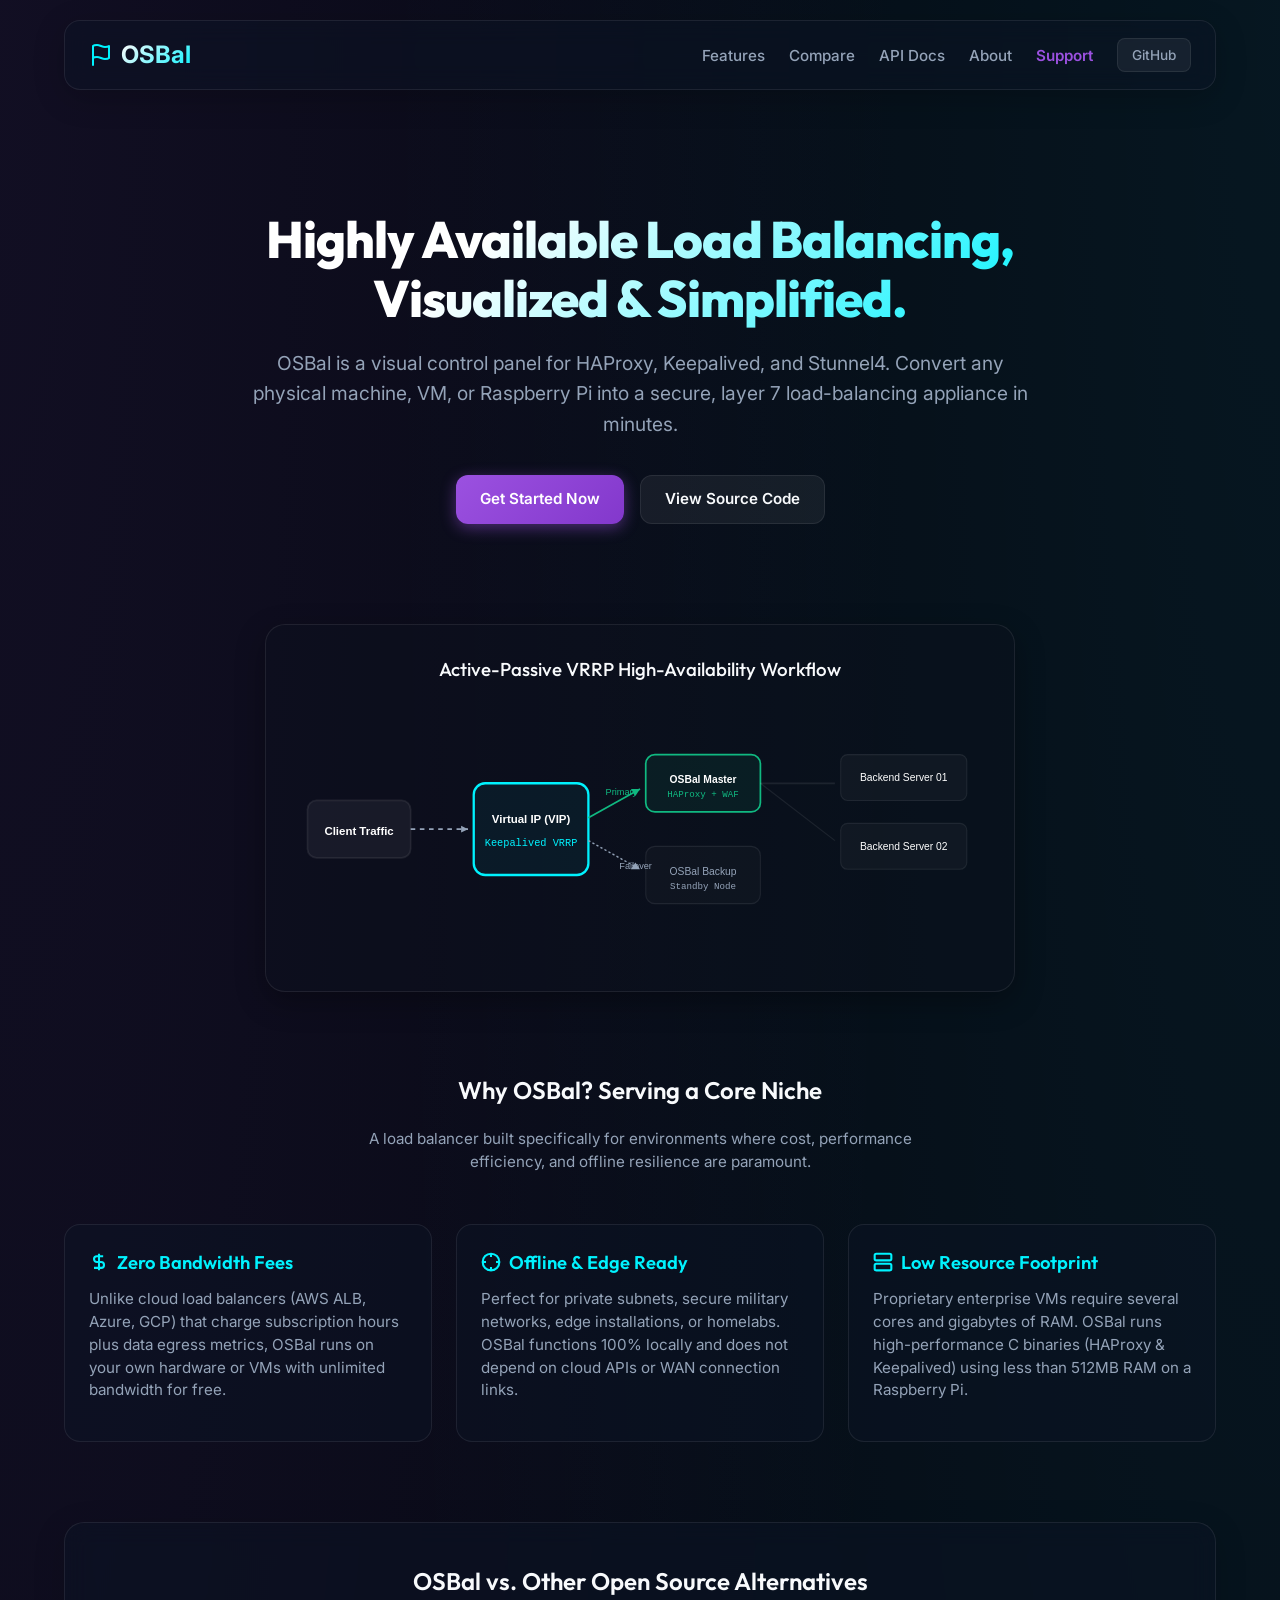
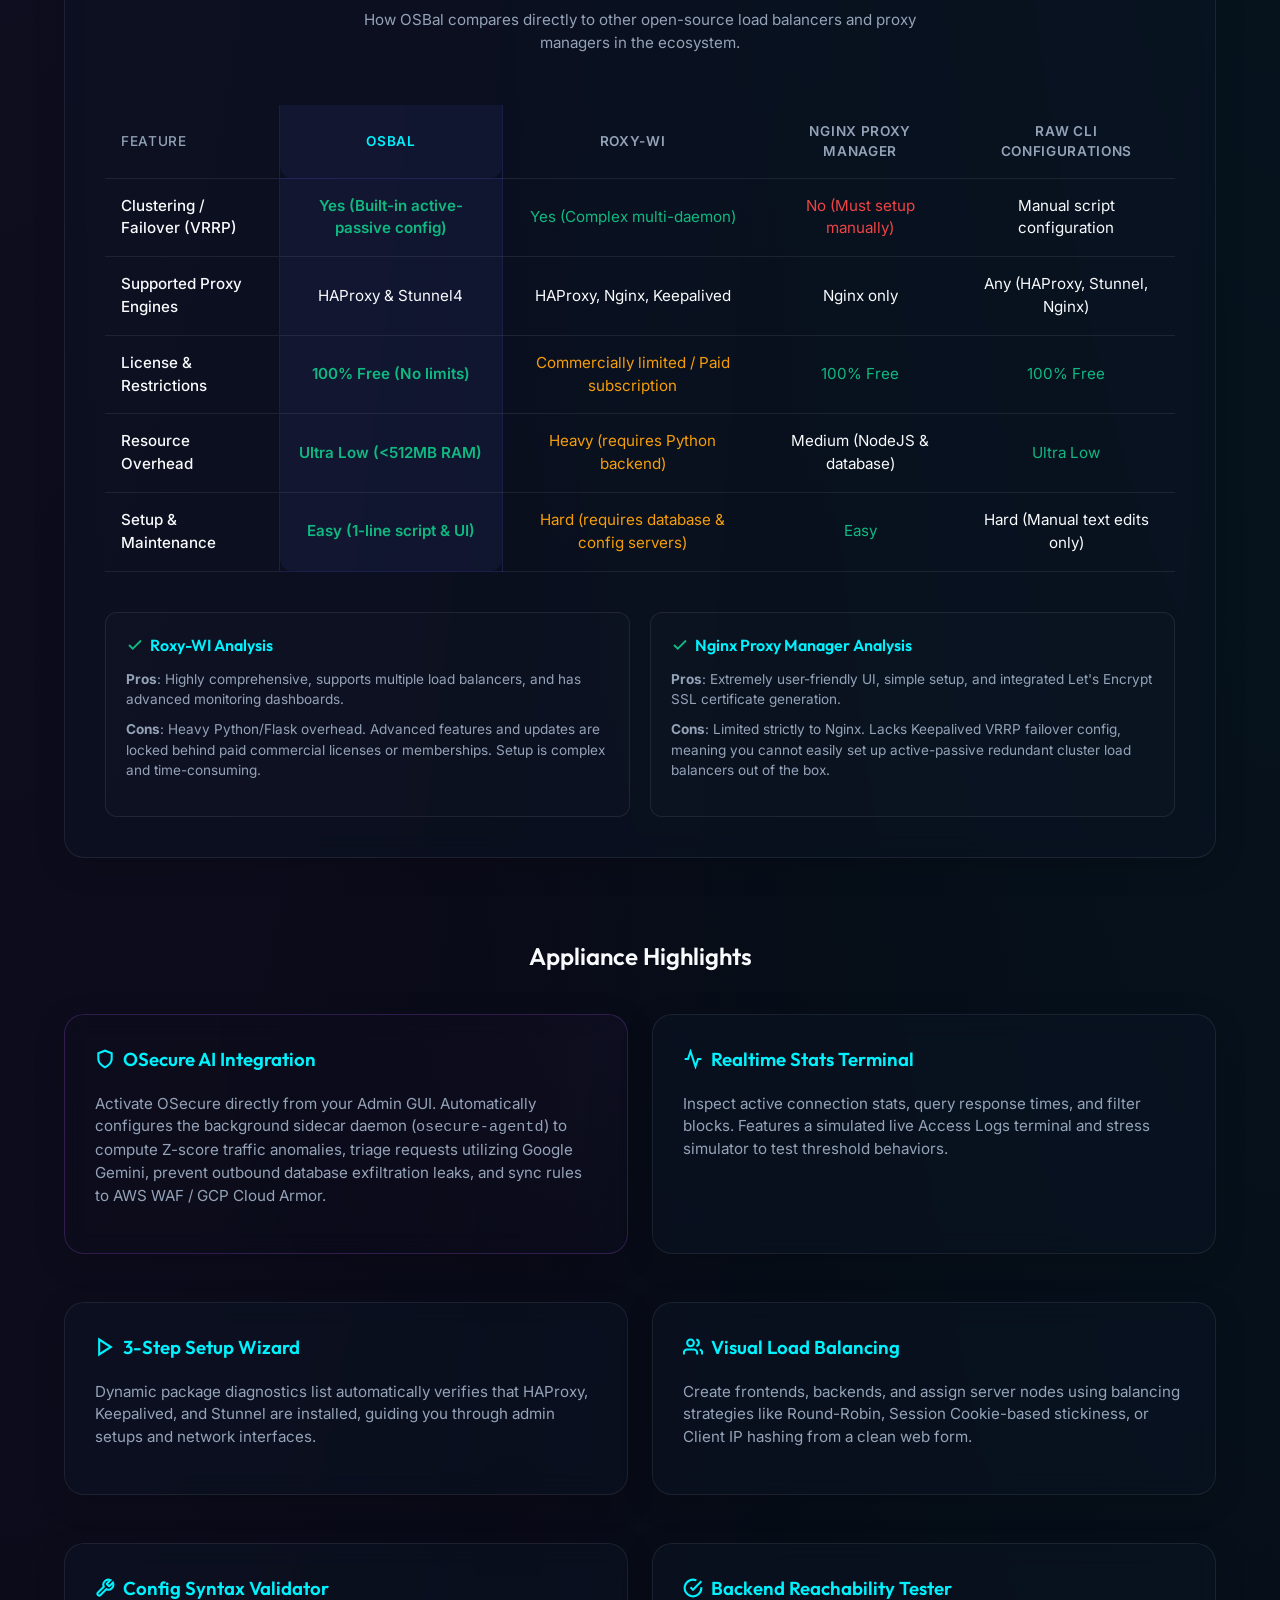
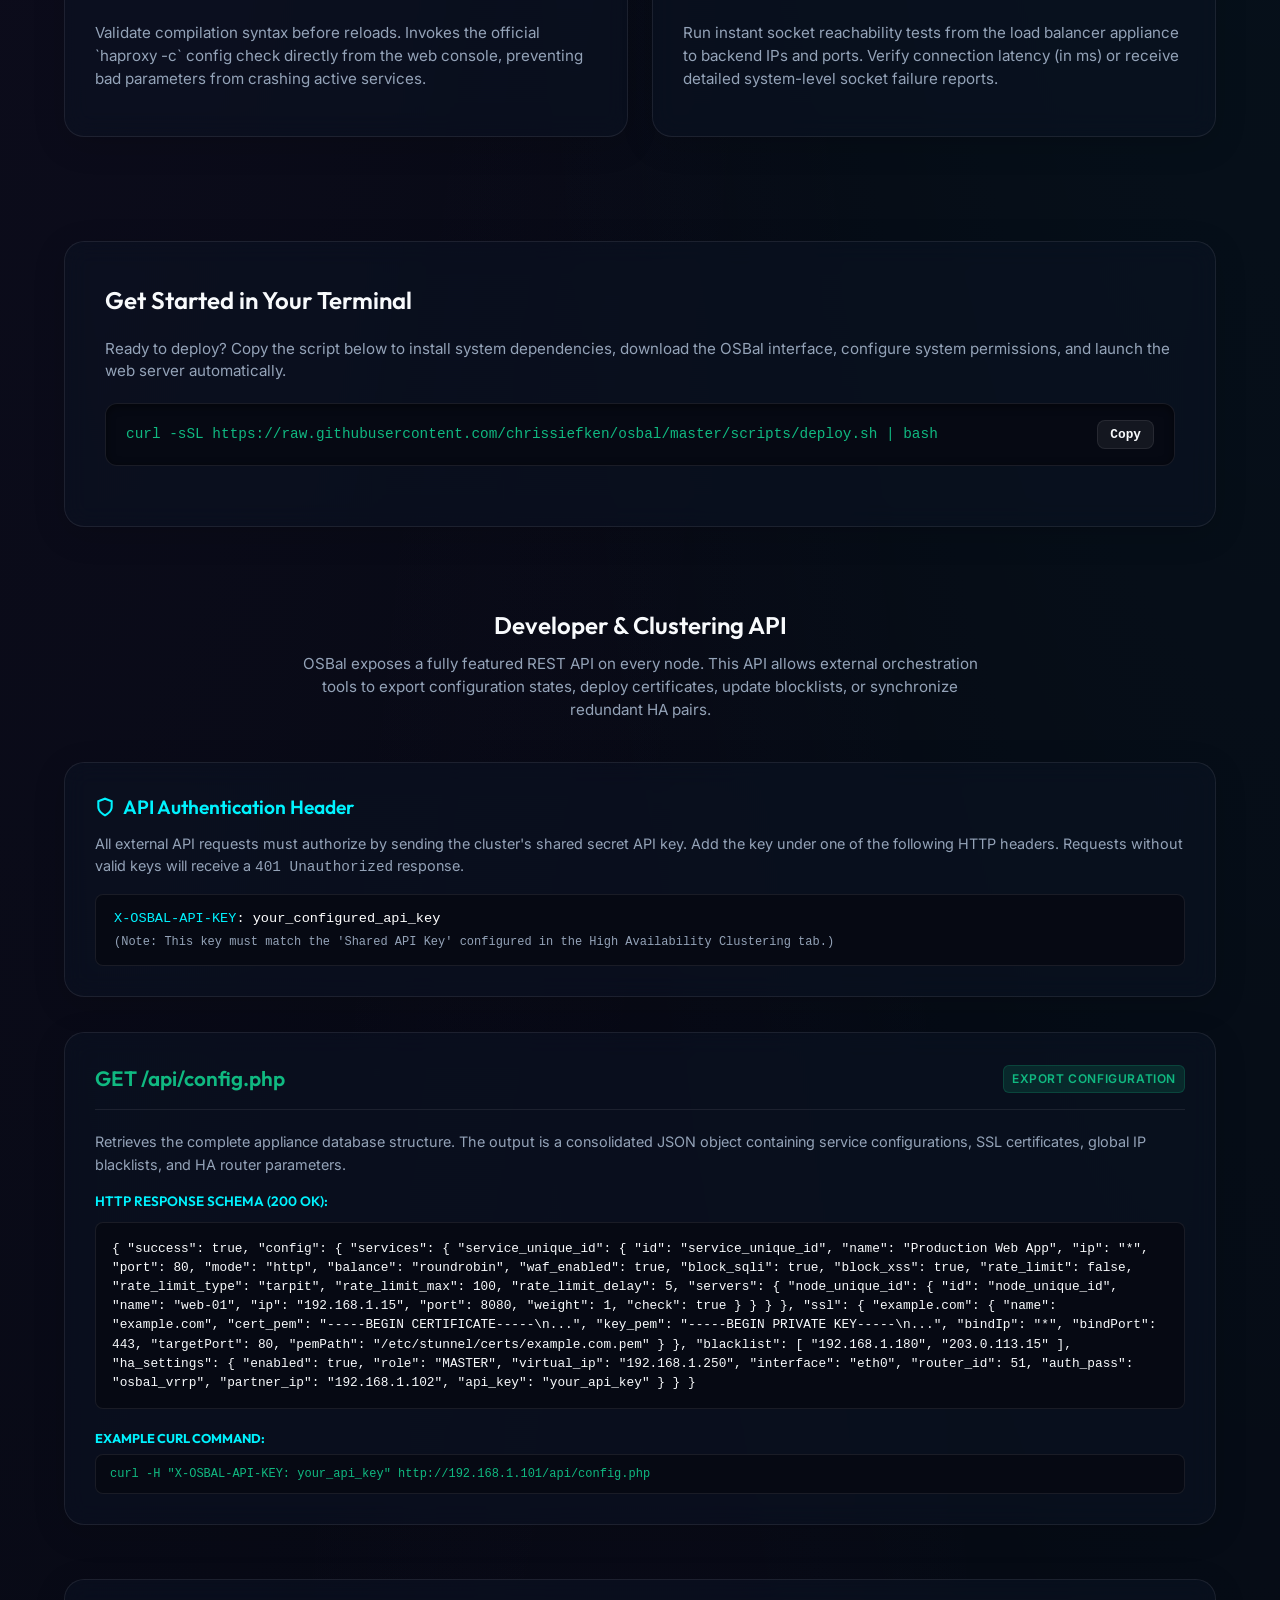
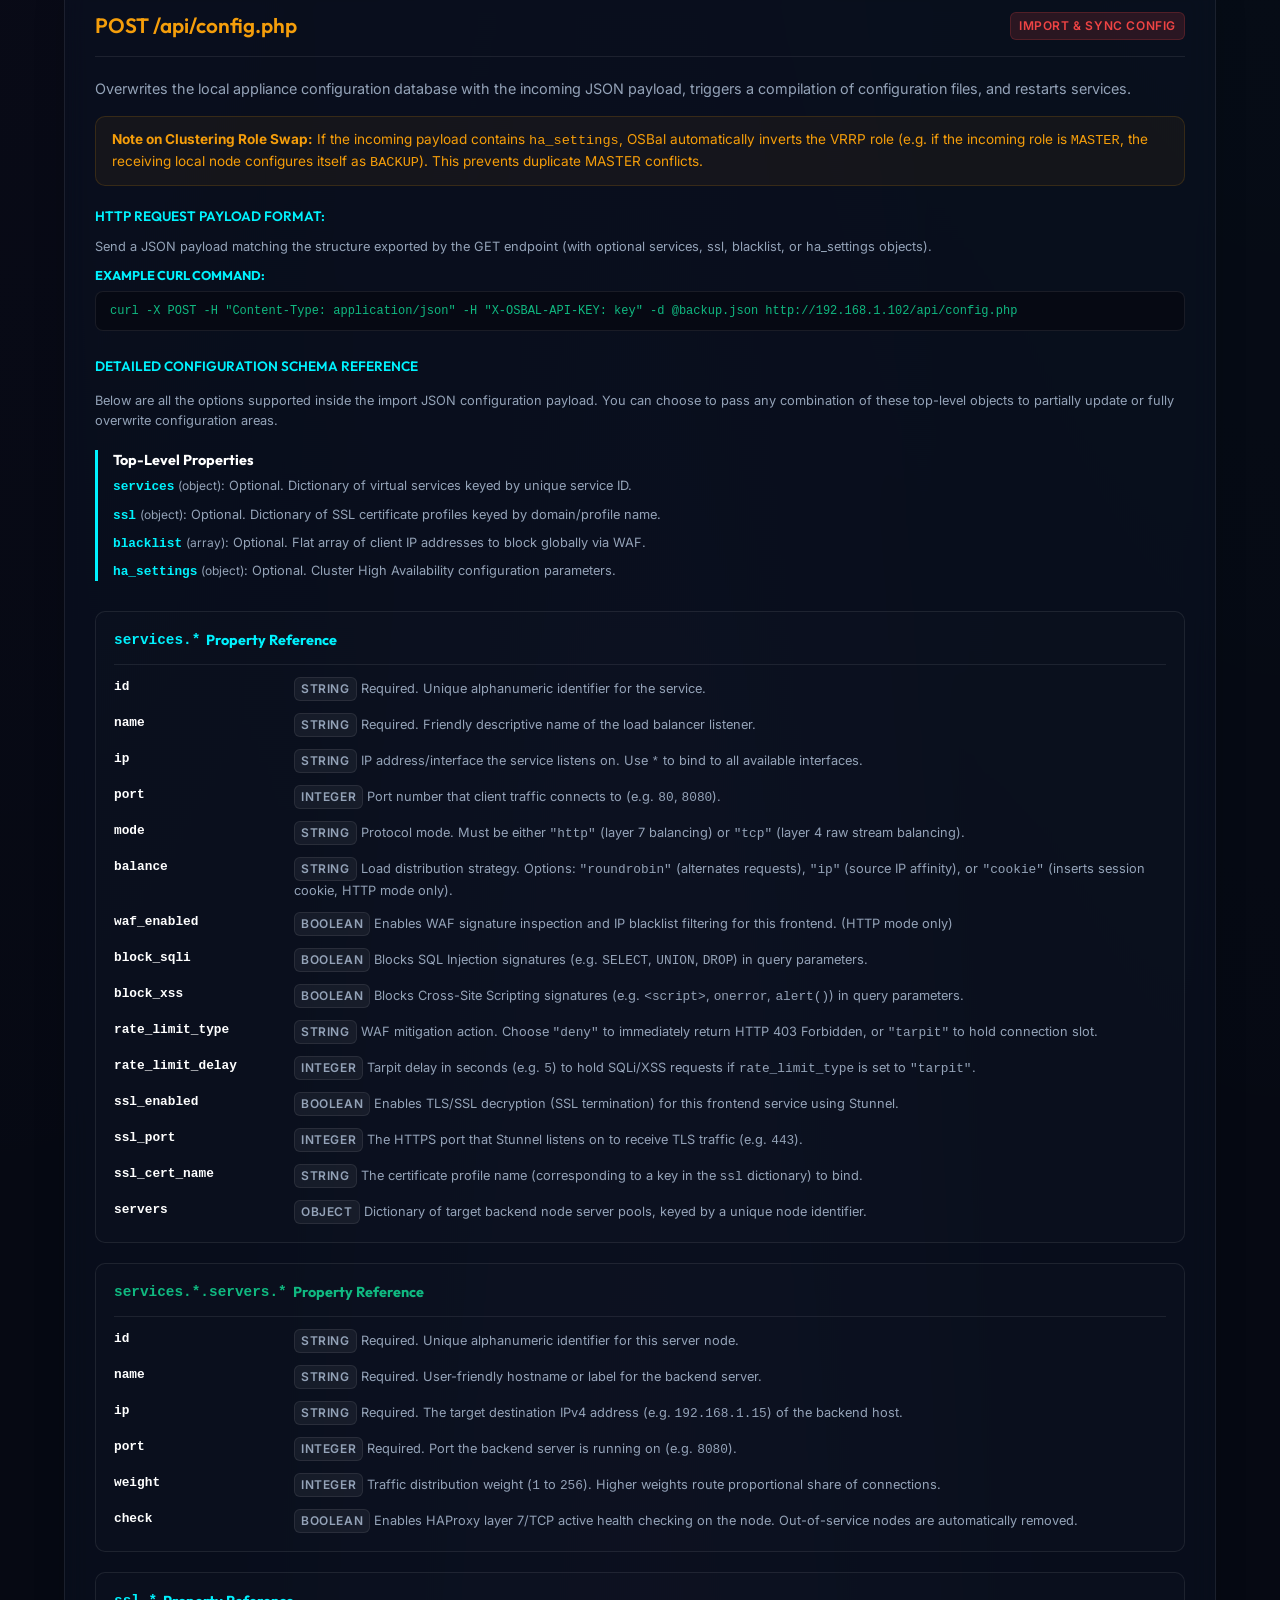
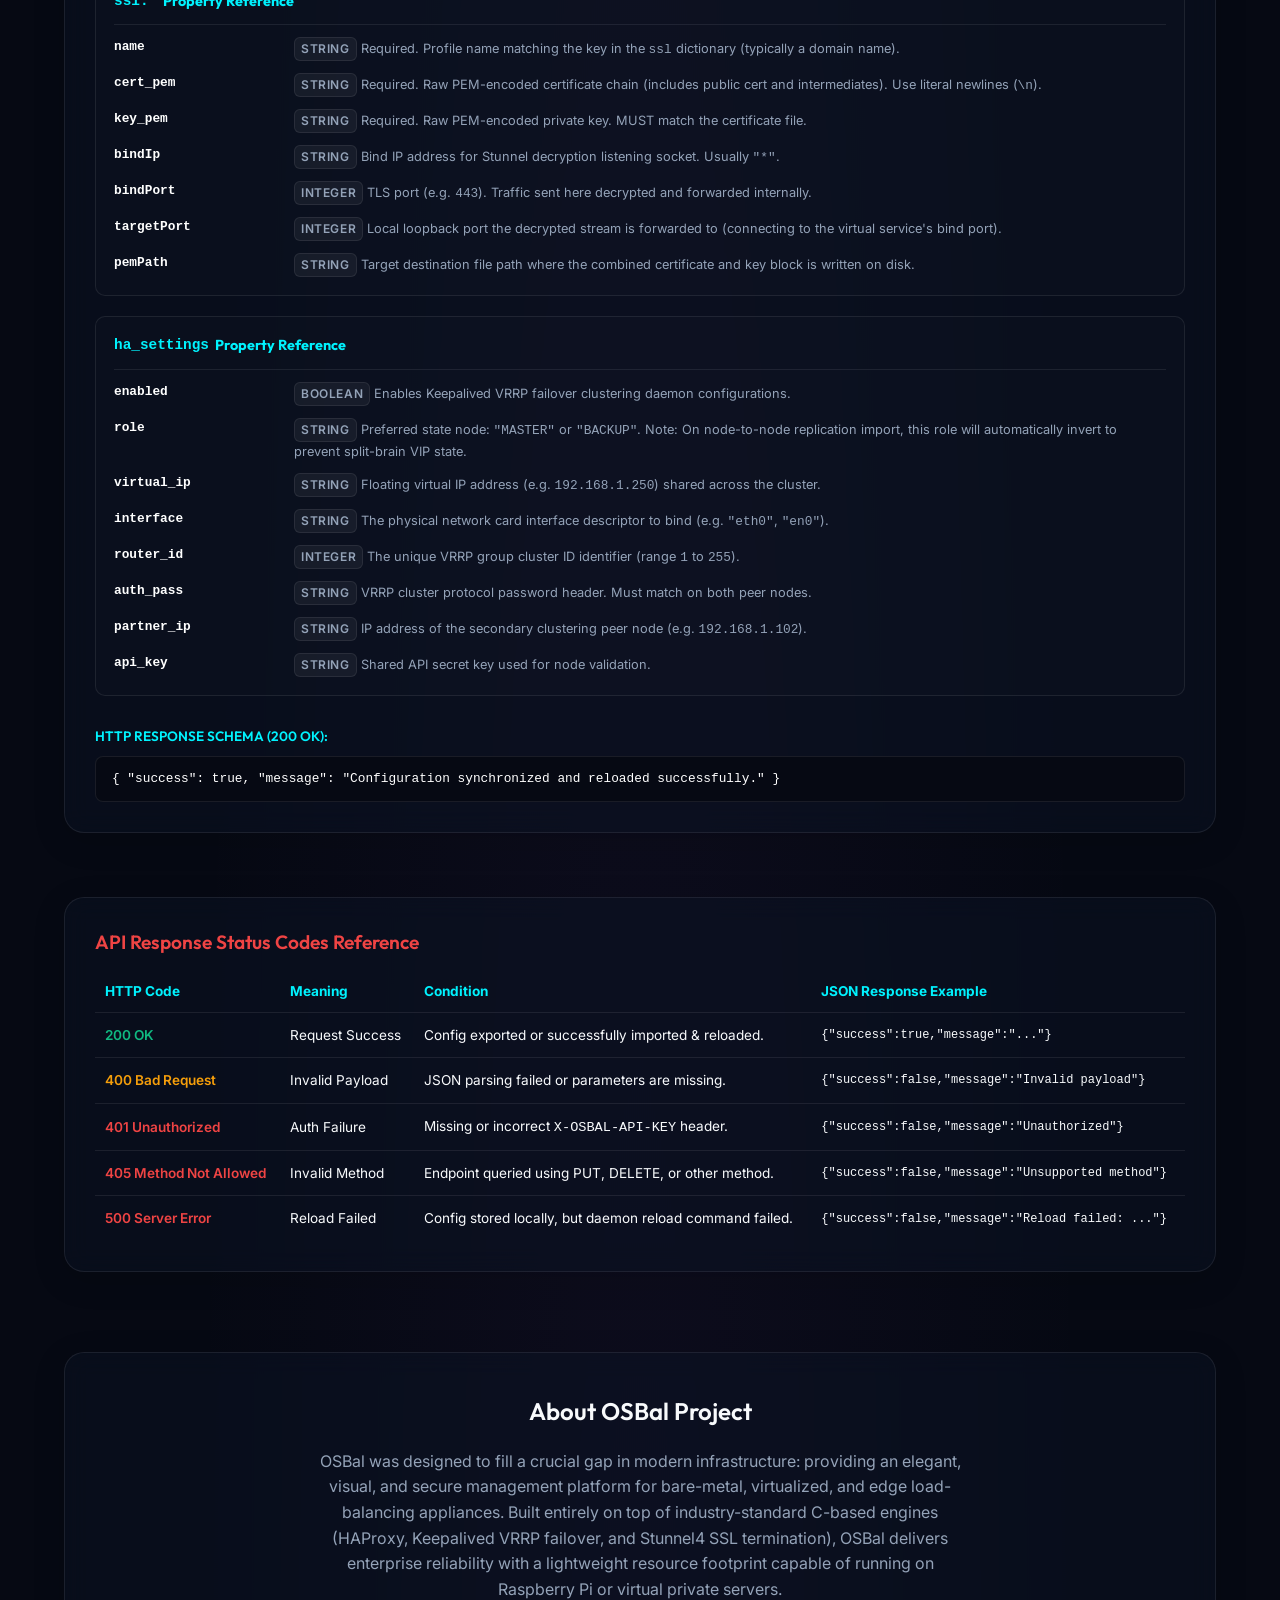
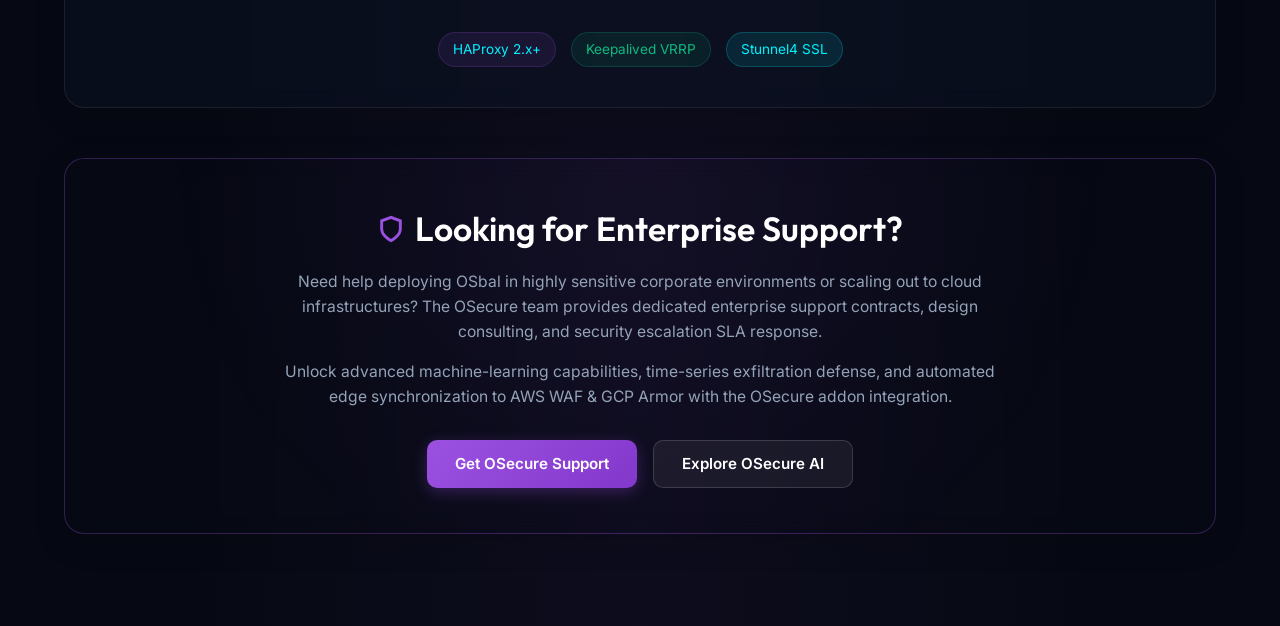
<file: docs/index.html>
<!DOCTYPE html>
<html lang="en">
<head>
    <meta charset="UTF-8">
    <meta name="viewport" content="width=device-width, initial-scale=1.0">
    <title>OSBal - Open Source Highly Available Loadbalancer Appliance</title>
    <style>
        /* Inlined modern.css styles */
        @import url('https://fonts.googleapis.com/css2?family=Inter:wght@300;400;500;600;700&family=Outfit:wght@400;500;600;700;800&display=swap');
        
        :root {
            --bg-main: #060913;
            --bg-card: rgba(13, 20, 38, 0.45);
            --border-color: rgba(255, 255, 255, 0.08);
            --primary: #9b51e0;
            --primary-hover: #8338cc;
            --primary-glow: rgba(155, 81, 224, 0.45);
            --accent: #00f2fe;
            --accent-glow: rgba(0, 242, 254, 0.3);
            --text-main: #f8fafc;
            --text-muted: #94a3b8;
            --success: #10b981;
            --danger: #ef4444;
            --warning: #f59e0b;
            --font-heading: 'Outfit', 'Inter', sans-serif;
        }
        
        h1, h2, h3, h4, h5, h6 {
            font-family: var(--font-heading);
        }
        
        * {
            box-sizing: border-box;
            margin: 0;
            padding: 0;
        }
        
        body {
            font-family: 'Inter', -apple-system, BlinkMacSystemFont, "Segoe UI", Roboto, Helvetica, Arial, sans-serif;
            background-color: var(--bg-main);
            background-image: 
                radial-gradient(at 10% 10%, rgba(155, 81, 224, 0.08) 0px, transparent 50%),
                radial-gradient(at 90% 90%, rgba(0, 242, 254, 0.05) 0px, transparent 50%);
            color: var(--text-main);
            min-height: 100vh;
            padding-bottom: 50px;
            line-height: 1.5;
        }
        
        .container {
            max-width: 1200px;
            margin: 0 auto;
            padding: 0 24px;
        }
        
        /* Header & Navbar */
        .navbar-custom {
            position: relative;
            z-index: 1000;
            background: var(--bg-card);
            backdrop-filter: blur(12px);
            -webkit-backdrop-filter: blur(12px);
            border: 1px solid var(--border-color);
            border-radius: 16px;
            padding: 16px 24px;
            margin-bottom: 40px;
            display: flex;
            justify-content: space-between;
            align-items: center;
            box-shadow: 0 8px 32px 0 rgba(0, 0, 0, 0.2);
        }
        
        .navbar-brand-custom {
            font-size: 1.5rem;
            font-weight: 700;
            color: var(--text-main);
            text-decoration: none;
            background: linear-gradient(135deg, var(--text-main) 30%, var(--accent) 100%);
            -webkit-background-clip: text;
            -webkit-text-fill-color: transparent;
            display: flex;
            align-items: center;
            gap: 8px;
        }
        
        .nav-links {
            display: flex;
            gap: 24px;
            list-style: none;
            align-items: center;
        }
        
        .nav-links a {
            color: var(--text-muted);
            text-decoration: none;
            font-size: 0.95rem;
            font-weight: 500;
            transition: color 0.2s ease, transform 0.2s ease;
        }
        
        .nav-links a:hover, .nav-links .active a {
            color: var(--text-main);
            text-shadow: 0 0 10px rgba(255, 255, 255, 0.3);
        }
        
        /* Dropdown Menu */
        .dropdown-custom {
            position: relative;
        }
        
        .dropdown-menu-custom {
            display: none;
            position: absolute;
            top: calc(100% + 12px);
            right: 0;
            background: rgba(13, 18, 30, 0.95);
            backdrop-filter: blur(16px);
            -webkit-backdrop-filter: blur(16px);
            border: 1px solid var(--border-color);
            border-radius: 12px;
            min-width: 200px;
            padding: 8px;
            z-index: 100;
            box-shadow: 0 10px 25px rgba(0,0,0,0.4);
        }
        
        .dropdown-menu-custom::before {
            content: '';
            position: absolute;
            top: -14px;
            left: 0;
            right: 0;
            height: 14px;
            background: transparent;
        }
        
        .dropdown-custom:hover .dropdown-menu-custom,
        .dropdown-custom.active .dropdown-menu-custom {
            display: block;
        }
        
        .dropdown-menu-custom a {
            display: block;
            padding: 10px 14px;
            font-size: 0.9rem;
            border-radius: 8px;
        }
        
        .dropdown-menu-custom a:hover {
            background: rgba(255, 255, 255, 0.05);
            color: var(--accent);
        }
        
        /* Glassmorphism Cards */
        .card-glass {
            background: var(--bg-card);
            backdrop-filter: blur(12px);
            -webkit-backdrop-filter: blur(12px);
            border: 1px solid var(--border-color);
            border-radius: 20px;
            padding: 30px;
            box-shadow: 0 8px 32px 0 rgba(0, 0, 0, 0.15);
            margin-bottom: 24px;
            transition: transform 0.3s cubic-bezier(0.16, 1, 0.3, 1), box-shadow 0.3s ease;
        }
        
        .card-glass:hover {
            transform: translateY(-2px);
            box-shadow: 0 12px 40px 0 rgba(92, 98, 236, 0.08);
        }
        
        /* Headings */
        h1, h2, h3, h4 {
            font-weight: 600;
            color: var(--text-main);
            margin-bottom: 20px;
        }
        
        p {
            color: var(--text-muted);
            font-size: 0.95rem;
            margin-bottom: 15px;
        }
        
        /* Form Styles */
        .form-group {
            margin-bottom: 20px;
        }
        
        .form-label {
            display: block;
            color: var(--text-muted);
            font-size: 0.85rem;
            font-weight: 600;
            text-transform: uppercase;
            letter-spacing: 0.05em;
            margin-bottom: 8px;
        }
        
        .form-control {
            width: 100%;
            background: rgba(255, 255, 255, 0.04);
            border: 1px solid var(--border-color);
            border-radius: 12px;
            padding: 14px 16px;
            font-family: inherit;
            font-size: 0.95rem;
            color: var(--text-main);
            outline: none;
            transition: border-color 0.2s, box-shadow 0.2s, background-color 0.2s;
        }
        
        .form-control:focus {
            border-color: var(--primary);
            box-shadow: 0 0 0 3px var(--primary-glow);
            background: rgba(255, 255, 255, 0.06);
        }
        
        .form-control::placeholder {
            color: rgba(255, 255, 255, 0.25);
        }
        
        /* Custom Radios and Checkboxes */
        .radio-group {
            display: flex;
            flex-direction: column;
            gap: 12px;
            margin-top: 8px;
        }
        
        .radio-label {
            display: flex;
            align-items: center;
            gap: 10px;
            cursor: pointer;
            color: var(--text-muted);
            font-size: 0.95rem;
            transition: color 0.2s;
        }
        
        .radio-label:hover {
            color: var(--text-main);
        }
        
        .radio-label input[type="radio"] {
            appearance: none;
            background-color: rgba(255, 255, 255, 0.05);
            border: 1px solid var(--border-color);
            width: 20px;
            height: 20px;
            border-radius: 50%;
            outline: none;
            display: grid;
            place-content: center;
            transition: border-color 0.2s, background-color 0.2s;
        }
        
        .radio-label input[type="radio"]::before {
            content: "";
            width: 10px;
            height: 10px;
            border-radius: 50%;
            transform: scale(0);
            transition: transform 0.15s ease-in-out;
            background-color: var(--accent);
            box-shadow: 0 0 10px var(--accent-glow);
        }
        
        .radio-label input[type="radio"]:checked {
            border-color: var(--accent);
            background-color: rgba(0, 242, 254, 0.1);
        }
        
        .radio-label input[type="radio"]:checked::before {
            transform: scale(1);
        }
        
        /* Buttons */
        .btn {
            display: inline-flex;
            align-items: center;
            justify-content: center;
            padding: 12px 24px;
            font-family: inherit;
            font-size: 0.95rem;
            font-weight: 600;
            border-radius: 12px;
            border: none;
            cursor: pointer;
            transition: all 0.2s ease;
            text-decoration: none;
            gap: 8px;
        }
        
        .btn-primary {
            background: linear-gradient(135deg, var(--primary) 0%, var(--primary-hover) 100%);
            color: #fff;
            box-shadow: 0 4px 15px var(--primary-glow);
        }
        
        .btn-primary:hover {
            transform: translateY(-1px);
            box-shadow: 0 6px 20px var(--primary-glow);
            filter: brightness(1.1);
        }
        
        .btn-secondary {
            background: rgba(255, 255, 255, 0.06);
            border: 1px solid var(--border-color);
            color: var(--text-main);
        }
        
        .btn-secondary:hover {
            background: rgba(255, 255, 255, 0.1);
        }
        
        .btn-danger {
            background: var(--danger);
            color: #fff;
            box-shadow: 0 4px 15px rgba(239, 68, 68, 0.3);
        }
        
        .btn-danger:hover {
            transform: translateY(-1px);
            box-shadow: 0 6px 20px rgba(239, 68, 68, 0.4);
        }
        
        /* Badge/Labels */
        .badge {
            display: inline-block;
            padding: 4px 8px;
            border-radius: 6px;
            font-size: 0.75rem;
            font-weight: 600;
            text-transform: uppercase;
            letter-spacing: 0.05em;
        }
        
        .badge-success {
            background: rgba(16, 185, 129, 0.15);
            color: var(--success);
            border: 1px solid rgba(16, 185, 129, 0.2);
        }
        
        .badge-danger {
            background: rgba(239, 68, 68, 0.15);
            color: var(--danger);
            border: 1px solid rgba(239, 68, 68, 0.2);
        }
        
        /* List Groups */
        .list-group {
            display: flex;
            flex-direction: column;
            gap: 12px;
        }
        
        .list-item {
            background: rgba(255, 255, 255, 0.02);
            border: 1px solid var(--border-color);
            border-radius: 12px;
            padding: 16px 20px;
            display: flex;
            justify-content: space-between;
            align-items: center;
            transition: background-color 0.2s, border-color 0.2s;
            text-decoration: none;
            color: inherit;
        }
        
        .list-item:hover {
            background: rgba(255, 255, 255, 0.04);
            border-color: rgba(255, 255, 255, 0.15);
        }
        
        /* Table styles */
        .table-custom {
            width: 100%;
            border-collapse: collapse;
            margin-top: 20px;
        }
        
        .table-custom th, .table-custom td {
            padding: 14px 16px;
            text-align: left;
            border-bottom: 1px solid var(--border-color);
        }
        
        .table-custom th {
            color: var(--text-muted);
            font-size: 0.8rem;
            font-weight: 600;
            text-transform: uppercase;
            letter-spacing: 0.05em;
        }
        
        .table-custom td {
            font-size: 0.95rem;
        }
        
        /* Layout helpers */
        .grid-2 {
            display: grid;
            grid-template-columns: 1fr 1fr;
            gap: 24px;
        }
        
        @media (max-width: 768px) {
            .grid-2 {
                grid-template-columns: 1fr;
            }
            .navbar-custom {
                flex-direction: column;
                gap: 16px;
                padding: 16px 12px;
            }
            .nav-links {
                flex-wrap: wrap;
                justify-content: center;
                gap: 12px 16px;
                padding-left: 0;
                margin: 0;
            }
        }
        
        /* SVG Chart styling */
        .chart-svg {
            width: 100%;
            height: 250px;
        }
        
        .chart-grid {
            stroke: rgba(255, 255, 255, 0.05);
            stroke-width: 1px;
        }
        
        .chart-line {
            fill: none;
            stroke: var(--accent);
            stroke-width: 3px;
            stroke-linecap: round;
        }
        
        .chart-area {
            fill: url(#chart-gradient);
            opacity: 0.35;
        }
        
        /* Help Tooltips */
        .help-tooltip {
            position: relative;
            display: inline-flex;
            align-items: center;
            justify-content: center;
            cursor: help;
            margin-left: 6px;
            color: var(--text-muted);
            transition: color 0.2s;
            vertical-align: middle;
        }
        
        .help-tooltip:hover {
            color: var(--accent);
        }
        
        .help-tooltip .tooltip-text {
            visibility: hidden;
            width: 250px;
            background: rgba(11, 15, 25, 0.95);
            backdrop-filter: blur(12px);
            -webkit-backdrop-filter: blur(12px);
            border: 1px solid var(--border-color);
            color: var(--text-main);
            text-align: left;
            border-radius: 8px;
            padding: 10px 12px;
            position: absolute;
            z-index: 1100;
            bottom: 130%;
            left: 50%;
            transform: translateX(-50%);
            box-shadow: 0 10px 25px rgba(0, 0, 0, 0.5);
            font-size: 0.78rem;
            font-weight: 400;
            text-transform: none;
            letter-spacing: normal;
            line-height: 1.4;
            opacity: 0;
            transition: opacity 0.2s, transform 0.2s;
            pointer-events: none;
        }
        
        .help-tooltip .tooltip-text::after {
            content: "";
            position: absolute;
            top: 100%;
            left: 50%;
            margin-left: -5px;
            border-width: 5px;
            border-style: solid;
            border-color: rgba(11, 15, 25, 0.95) transparent transparent transparent;
        }
        
        .help-tooltip:hover .tooltip-text {
            visibility: visible;
            opacity: 1;
            transform: translateX(-50%) translateY(-2px);
        }
        
        /* Custom styles for docs index page */
        body {
            background-image: 
                radial-gradient(at 0% 0%, rgba(155, 81, 224, 0.08) 0px, transparent 50%),
                radial-gradient(at 100% 0%, rgba(0, 242, 254, 0.06) 0px, transparent 50%),
                radial-gradient(at 50% 100%, rgba(155, 81, 224, 0.05) 0px, transparent 50%);
            padding-bottom: 80px;
        }
        
        .hero {
            text-align: center;
            padding: 80px 0 60px 0;
            max-width: 800px;
            margin: 0 auto;
        }

        .hero h1 {
            font-size: 3.2rem;
            font-weight: 800;
            line-height: 1.15;
            background: linear-gradient(135deg, #ffffff 30%, var(--accent) 100%);
            -webkit-background-clip: text;
            -webkit-text-fill-color: transparent;
            margin-bottom: 20px;
            letter-spacing: -0.02em;
        }

        .hero p {
            font-size: 1.2rem;
            color: var(--text-muted);
            line-height: 1.6;
            margin-bottom: 35px;
        }

        .hero-btns {
            display: flex;
            gap: 16px;
            justify-content: center;
            flex-wrap: wrap;
        }

        /* SVG Diagram styles */
        .diagram-container {
            margin: 40px auto;
            max-width: 750px;
            background: rgba(13, 18, 30, 0.4);
            border: 1px solid var(--border-color);
            border-radius: 20px;
            padding: 30px;
            box-shadow: 0 10px 30px rgba(0,0,0,0.3);
        }

        .diagram-svg {
            width: 100%;
            height: auto;
        }

        /* Niche Section */
        .niche-container {
            display: grid;
            grid-template-columns: 1fr 1fr 1fr;
            gap: 24px;
            margin: 50px 0;
        }

        .niche-card {
            background: var(--bg-card);
            border: 1px solid var(--border-color);
            border-radius: 16px;
            padding: 24px;
            transition: transform 0.2s ease;
        }
        
        .niche-card:hover {
            transform: translateY(-2px);
            border-color: rgba(0, 242, 254, 0.25);
        }

        .niche-card h3 {
            color: var(--accent);
            font-size: 1.15rem;
            margin-bottom: 12px;
            display: flex;
            align-items: center;
            gap: 8px;
        }

        /* Feature Matrix Table */
        .matrix-table {
            width: 100%;
            border-collapse: collapse;
            margin-top: 20px;
            text-align: center;
        }

        .matrix-table th, .matrix-table td {
            padding: 16px;
            border-bottom: 1px solid var(--border-color);
        }

        .matrix-table th {
            color: var(--text-muted);
            font-size: 0.85rem;
            text-transform: uppercase;
            letter-spacing: 0.05em;
            font-weight: 600;
        }

        .matrix-table td {
            font-size: 0.95rem;
        }

        .matrix-table td:first-child, .matrix-table th:first-child {
            text-align: left;
            font-weight: 500;
            max-width: 200px;
        }
        
        .matrix-table .highlight-col {
            background: rgba(92, 98, 236, 0.08);
            border-left: 1px solid rgba(92, 98, 236, 0.2);
            border-right: 1px solid rgba(92, 98, 236, 0.2);
        }
        
        .matrix-table tr:last-child .highlight-col {
            border-bottom: 1px solid rgba(92, 98, 236, 0.2);
            border-bottom-left-radius: 12px;
            border-bottom-right-radius: 12px;
        }

        /* CLI Code Box */
        .code-box {
            background: #060913;
            border: 1px solid var(--border-color);
            border-radius: 12px;
            padding: 16px 20px;
            font-family: monospace;
            color: #10b981;
            font-size: 0.9rem;
            display: flex;
            justify-content: space-between;
            align-items: center;
            margin: 20px 0;
            box-shadow: inset 0 2px 8px rgba(0,0,0,0.5);
        }

        /* Hosting Cards */
        .hosting-grid {
            display: grid;
            grid-template-columns: 1fr 1fr;
            gap: 24px;
            margin-top: 24px;
        }

        @media (max-width: 768px) {
            .niche-container, .hosting-grid {
                grid-template-columns: 1fr;
            }
            .hero h1 {
                font-size: 2.3rem;
            }
        }
    </style>
</head>
<body>
    <div class="container">
        <!-- Header Nav -->
        <nav class="navbar-custom" style="margin-top: 20px;">
            <a class="navbar-brand-custom" href="#">
                <svg width="24" height="24" viewBox="0 0 24 24" fill="none" stroke="currentColor" stroke-width="2" stroke-linecap="round" stroke-linejoin="round" style="color: var(--accent);"><path d="M4 15s1-1 4-1 5 2 8 2 4-1 4-1V3s-1 1-4 1-5-2-8-2-4 1-4 1z"></path><line x1="4" y1="22" x2="4" y2="15"></line></svg>
                OSBal
            </a>
            <ul class="nav-links">
                <li><a href="#features">Features</a></li>
                <li><a href="#compare">Compare</a></li>
                <li><a href="#api">API Docs</a></li>
                <li><a href="#about">About</a></li>
                <li><a href="#osecure-support" style="color: var(--primary); font-weight: 600;">Support</a></li>
                <li><a href="https://github.com/chrissiefken/osbal" target="_blank" class="btn btn-secondary" style="padding: 6px 14px; font-size: 0.85rem; border-radius: 8px;">GitHub</a></li>
            </ul>
        </nav>

        <!-- Hero Section -->
        <header class="hero">
            <h1>Highly Available Load Balancing,<br>Visualized & Simplified.</h1>
            <p>OSBal is a visual control panel for HAProxy, Keepalived, and Stunnel4. Convert any physical machine, VM, or Raspberry Pi into a secure, layer 7 load-balancing appliance in minutes.</p>
            <div class="hero-btns">
                <a href="#install" class="btn btn-primary">Get Started Now</a>
                <a href="https://github.com/chrissiefken/osbal" target="_blank" class="btn btn-secondary">View Source Code</a>
            </div>
        </header>

        <!-- Dynamic Architecture Diagram -->
        <section class="diagram-container">
            <h3 style="text-align: center; margin-bottom: 20px; font-weight: 500;">Active-Passive VRRP High-Availability Workflow</h3>
            <svg class="diagram-svg" viewBox="0 0 600 220">
                <!-- User Browser node -->
                <rect x="10" y="85" width="90" height="50" rx="8" fill="rgba(255,255,255,0.05)" stroke="var(--border-color)" stroke-width="1.5"/>
                <text x="55" y="115" fill="#fff" font-size="10" font-family="sans-serif" text-anchor="middle" font-weight="600">Client Traffic</text>
                
                <!-- Client flow line -->
                <line x1="100" y1="110" x2="150" y2="110" stroke="var(--text-muted)" stroke-width="1.5" stroke-dasharray="4"/>
                <polygon points="150,110 144,107 144,113" fill="var(--text-muted)"/>
                
                <!-- VIP node -->
                <rect x="155" y="70" width="100" height="80" rx="10" fill="rgba(0, 242, 254, 0.05)" stroke="var(--accent)" stroke-width="2"/>
                <text x="205" y="105" fill="#fff" font-size="10" font-family="sans-serif" text-anchor="middle" font-weight="600">Virtual IP (VIP)</text>
                <text x="205" y="125" fill="var(--accent)" font-size="9" font-family="monospace" text-anchor="middle">Keepalived VRRP</text>

                <!-- Flow VIP to LB Master -->
                <path d="M255,100 L300,75" stroke="var(--success)" stroke-width="1.5"/>
                <polygon points="300,75 292,75 296,81" fill="var(--success)"/>
                <text x="270" y="80" fill="var(--success)" font-size="8" font-family="sans-serif">Primary</text>

                <!-- Flow VIP to LB Backup -->
                <path d="M255,120 L300,145" stroke="var(--text-muted)" stroke-width="1.2" stroke-dasharray="2"/>
                <polygon points="300,145 296,139 292,145" fill="var(--text-muted)"/>
                <text x="282" y="145" fill="var(--text-muted)" font-size="8" font-family="sans-serif">Failover</text>

                <!-- LB Node Master -->
                <rect x="305" y="45" width="100" height="50" rx="8" fill="rgba(16, 185, 129, 0.08)" stroke="var(--success)" stroke-width="1.5"/>
                <text x="355" y="70" fill="#fff" font-size="9" font-family="sans-serif" text-anchor="middle" font-weight="600">OSBal Master</text>
                <text x="355" y="82" fill="var(--success)" font-size="8" font-family="monospace" text-anchor="middle">HAProxy + WAF</text>

                <!-- LB Node Backup -->
                <rect x="305" y="125" width="100" height="50" rx="8" fill="rgba(255,255,255,0.02)" stroke="var(--border-color)" stroke-width="1"/>
                <text x="355" y="150" fill="var(--text-muted)" font-size="9" font-family="sans-serif" text-anchor="middle">OSBal Backup</text>
                <text x="355" y="162" fill="var(--text-muted)" font-size="8" font-family="monospace" text-anchor="middle">Standby Node</text>

                <!-- Outputs lines to Backend servers -->
                <path d="M405,70 L470,70" stroke="var(--border-color)" stroke-width="1.5"/>
                <path d="M405,70 L470,120" stroke="var(--border-color)" stroke-width="1"/>
                
                <!-- Backend Server Node 1 -->
                <rect x="475" y="45" width="110" height="40" rx="6" fill="rgba(255,255,255,0.03)" stroke="var(--border-color)" stroke-width="1"/>
                <text x="530" y="68" fill="#fff" font-size="9" font-family="sans-serif" text-anchor="middle">Backend Server 01</text>
                
                <!-- Backend Server Node 2 -->
                <rect x="475" y="105" width="110" height="40" rx="6" fill="rgba(255,255,255,0.03)" stroke="var(--border-color)" stroke-width="1"/>
                <text x="530" y="128" fill="#fff" font-size="9" font-family="sans-serif" text-anchor="middle">Backend Server 02</text>
            </svg>
        </section>

        <!-- The Niche Section -->
        <section id="niche" style="margin-top: 80px;">
            <h2 style="text-align: center;">Why OSBal? Serving a Core Niche</h2>
            <p style="text-align: center; max-width: 600px; margin: 0 auto 40px auto;">A load balancer built specifically for environments where cost, performance efficiency, and offline resilience are paramount.</p>
            
            <div class="niche-container">
                <div class="niche-card">
                    <h3>
                        <svg width="20" height="20" viewBox="0 0 24 24" fill="none" stroke="currentColor" stroke-width="2.5"><path d="M12 2v20M17 5H9.5a3.5 3.5 0 0 0 0 7h5a3.5 3.5 0 0 1 0 7H6"></path></svg>
                        Zero Bandwidth Fees
                    </h3>
                    <p>Unlike cloud load balancers (AWS ALB, Azure, GCP) that charge subscription hours plus data egress metrics, OSBal runs on your own hardware or VMs with unlimited bandwidth for free.</p>
                </div>
                <div class="niche-card">
                    <h3>
                        <svg width="20" height="20" viewBox="0 0 24 24" fill="none" stroke="currentColor" stroke-width="2.5"><circle cx="12" cy="12" r="10"></circle><line x1="22" y1="12" x2="18" y2="12"></line><line x1="6" y1="12" x2="2" y2="12"></line><line x1="12" y1="6" x2="12" y2="2"></line><line x1="12" y1="22" x2="12" y2="18"></line></svg>
                        Offline & Edge Ready
                    </h3>
                    <p>Perfect for private subnets, secure military networks, edge installations, or homelabs. OSBal functions 100% locally and does not depend on cloud APIs or WAN connection links.</p>
                </div>
                <div class="niche-card">
                    <h3>
                        <svg width="20" height="20" viewBox="0 0 24 24" fill="none" stroke="currentColor" stroke-width="2.5"><rect x="2" y="2" width="20" height="8" rx="2" ry="2"></rect><rect x="2" y="14" width="20" height="8" rx="2" ry="2"></rect><line x1="6" y1="6" x2="6.01" y2="6"></line><line x1="6" y1="18" x2="6.01" y2="18"></line></svg>
                        Low Resource Footprint
                    </h3>
                    <p>Proprietary enterprise VMs require several cores and gigabytes of RAM. OSBal runs high-performance C binaries (HAProxy & Keepalived) using less than 512MB RAM on a Raspberry Pi.</p>
                </div>
            </div>
        </section>

        <!-- Comparison Matrix Section -->
        <section id="compare" class="card-glass" style="margin-top: 80px; padding: 40px;">
            <h2 style="text-align: center; margin-bottom: 10px;">OSBal vs. Other Open Source Alternatives</h2>
            <p style="text-align: center; max-width: 600px; margin: 0 auto 30px auto;">How OSBal compares directly to other open-source load balancers and proxy managers in the ecosystem.</p>
            
            <div style="overflow-x: auto;">
                <table class="matrix-table">
                    <thead>
                        <tr>
                            <th>Feature</th>
                            <th class="highlight-col" style="color: var(--accent);">OSBal</th>
                            <th>Roxy-WI</th>
                            <th>Nginx Proxy Manager</th>
                            <th>Raw CLI Configurations</th>
                        </tr>
                    </thead>
                    <tbody>
                        <tr>
                            <td>Clustering / Failover (VRRP)</td>
                            <td class="highlight-col" style="color: var(--success); font-weight: 600;">Yes (Built-in active-passive config)</td>
                            <td style="color: var(--success);">Yes (Complex multi-daemon)</td>
                            <td style="color: var(--danger);">No (Must setup manually)</td>
                            <td>Manual script configuration</td>
                        </tr>
                        <tr>
                            <td>Supported Proxy Engines</td>
                            <td class="highlight-col">HAProxy & Stunnel4</td>
                            <td>HAProxy, Nginx, Keepalived</td>
                            <td>Nginx only</td>
                            <td>Any (HAProxy, Stunnel, Nginx)</td>
                        </tr>
                        <tr>
                            <td>License & Restrictions</td>
                            <td class="highlight-col" style="color: var(--success); font-weight: 600;">100% Free (No limits)</td>
                            <td style="color: var(--warning);">Commercially limited / Paid subscription</td>
                            <td style="color: var(--success);">100% Free</td>
                            <td style="color: var(--success);">100% Free</td>
                        </tr>
                        <tr>
                            <td>Resource Overhead</td>
                            <td class="highlight-col" style="color: var(--success); font-weight: 600;">Ultra Low (&lt;512MB RAM)</td>
                            <td style="color: var(--warning);">Heavy (requires Python backend)</td>
                            <td>Medium (NodeJS & database)</td>
                            <td style="color: var(--success);">Ultra Low</td>
                        </tr>
                        <tr>
                            <td>Setup & Maintenance</td>
                            <td class="highlight-col" style="color: var(--success); font-weight: 600;">Easy (1-line script & UI)</td>
                            <td style="color: var(--warning);">Hard (requires database & config servers)</td>
                            <td style="color: var(--success);">Easy</td>
                            <td>Hard (Manual text edits only)</td>
                        </tr>
                    </tbody>
                </table>
            </div>

            <!-- Pros and Cons Grid -->
            <div class="grid-2" style="margin-top: 40px; gap: 20px;">
                <div style="background: rgba(255,255,255,0.01); border: 1px solid var(--border-color); padding: 20px; border-radius: 12px; text-align: left;">
                    <h4 style="color: var(--accent); margin-top: 0; margin-bottom: 12px; display:flex; align-items:center; gap:6px;">
                        <svg width="18" height="18" viewBox="0 0 24 24" fill="none" stroke="var(--success)" stroke-width="2.5"><polyline points="20 6 9 17 4 12"></polyline></svg>
                        Roxy-WI Analysis
                    </h4>
                    <p style="font-size:0.85rem; color:var(--text-muted); line-height:1.5; margin-bottom:10px;">
                        <strong>Pros</strong>: Highly comprehensive, supports multiple load balancers, and has advanced monitoring dashboards.
                    </p>
                    <p style="font-size:0.85rem; color:var(--text-muted); line-height:1.5;">
                        <strong>Cons</strong>: Heavy Python/Flask overhead. Advanced features and updates are locked behind paid commercial licenses or memberships. Setup is complex and time-consuming.
                    </p>
                </div>
                <div style="background: rgba(255,255,255,0.01); border: 1px solid var(--border-color); padding: 20px; border-radius: 12px; text-align: left;">
                    <h4 style="color: var(--accent); margin-top: 0; margin-bottom: 12px; display:flex; align-items:center; gap:6px;">
                        <svg width="18" height="18" viewBox="0 0 24 24" fill="none" stroke="var(--success)" stroke-width="2.5"><polyline points="20 6 9 17 4 12"></polyline></svg>
                        Nginx Proxy Manager Analysis
                    </h4>
                    <p style="font-size:0.85rem; color:var(--text-muted); line-height:1.5; margin-bottom:10px;">
                        <strong>Pros</strong>: Extremely user-friendly UI, simple setup, and integrated Let's Encrypt SSL certificate generation.
                    </p>
                    <p style="font-size:0.85rem; color:var(--text-muted); line-height:1.5;">
                        <strong>Cons</strong>: Limited strictly to Nginx. Lacks Keepalived VRRP failover config, meaning you cannot easily set up active-passive redundant cluster load balancers out of the box.
                    </p>
                </div>
            </div>
        </section>

        <!-- Features Section -->
        <section id="features" style="margin-top: 80px;">
            <h2 style="text-align: center; margin-bottom: 40px;">Appliance Highlights</h2>
            <div class="grid-2">
                <div class="card-glass" style="border: 1px solid rgba(155, 81, 224, 0.25); background: radial-gradient(circle at top right, rgba(155, 81, 224, 0.04), transparent 70%);">
                    <h3 style="color: var(--accent); display:flex; align-items:center; gap:8px;">
                        <svg width="20" height="20" viewBox="0 0 24 24" fill="none" stroke="currentColor" stroke-width="2.5"><path d="M12 22s8-4 8-10V5l-8-3-8 3v7c0 6 8 10 8 10z"></path></svg>
                        OSecure AI Integration
                    </h3>
                    <p>Activate OSecure directly from your Admin GUI. Automatically configures the background sidecar daemon (<code>osecure-agentd</code>) to compute Z-score traffic anomalies, triage requests utilizing Google Gemini, prevent outbound database exfiltration leaks, and sync rules to AWS WAF / GCP Cloud Armor.</p>
                </div>
                <div class="card-glass">
                    <h3 style="color: var(--accent); display:flex; align-items:center; gap:8px;">
                        <svg width="20" height="20" viewBox="0 0 24 24" fill="none" stroke="currentColor" stroke-width="2.5"><polyline points="22 12 18 12 15 21 9 3 6 12 2 12"></polyline></svg>
                        Realtime Stats Terminal
                    </h3>
                    <p>Inspect active connection stats, query response times, and filter blocks. Features a simulated live Access Logs terminal and stress simulator to test threshold behaviors.</p>
                </div>
                <div class="card-glass">
                    <h3 style="color: var(--accent); display:flex; align-items:center; gap:8px;">
                        <svg width="20" height="20" viewBox="0 0 24 24" fill="none" stroke="currentColor" stroke-width="2.5"><polygon points="5 3 19 12 5 21 5 3"></polygon></svg>
                        3-Step Setup Wizard
                    </h3>
                    <p>Dynamic package diagnostics list automatically verifies that HAProxy, Keepalived, and Stunnel are installed, guiding you through admin setups and network interfaces.</p>
                </div>
                <div class="card-glass">
                    <h3 style="color: var(--accent); display:flex; align-items:center; gap:8px;">
                        <svg width="20" height="20" viewBox="0 0 24 24" fill="none" stroke="currentColor" stroke-width="2.5"><path d="M17 21v-2a4 4 0 0 0-4-4H5a4 4 0 0 0-4 4v2"></path><circle cx="9" cy="7" r="4"></circle><path d="M23 21v-2a4 4 0 0 0-3-3.87"></path><path d="M16 3.13a4 4 0 0 1 0 7.75"></path></svg>
                        Visual Load Balancing
                    </h3>
                    <p>Create frontends, backends, and assign server nodes using balancing strategies like Round-Robin, Session Cookie-based stickiness, or Client IP hashing from a clean web form.</p>
                </div>
                <div class="card-glass">
                    <h3 style="color: var(--accent); display:flex; align-items:center; gap:8px;">
                        <svg width="20" height="20" viewBox="0 0 24 24" fill="none" stroke="currentColor" stroke-width="2.5"><path d="M14.7 6.3a1 1 0 0 0 0 1.4l1.6 1.6a1 1 0 0 0 1.4 0l3.77-3.77a6 6 0 0 1-7.94 7.94l-6.91 6.91a2.12 2.12 0 0 1-3-3l6.91-6.91a6 6 0 0 1 7.94-7.94l-3.76 3.76z"></path></svg>
                        Config Syntax Validator
                    </h3>
                    <p>Validate compilation syntax before reloads. Invokes the official `haproxy -c` config check directly from the web console, preventing bad parameters from crashing active services.</p>
                </div>
                <div class="card-glass">
                    <h3 style="color: var(--accent); display:flex; align-items:center; gap:8px;">
                        <svg width="20" height="20" viewBox="0 0 24 24" fill="none" stroke="currentColor" stroke-width="2.5"><path d="M22 11.08V12a10 10 0 1 1-5.93-9.14"></path><polyline points="22 4 12 14.01 9 11.01"></polyline></svg>
                        Backend Reachability Tester
                    </h3>
                    <p>Run instant socket reachability tests from the load balancer appliance to backend IPs and ports. Verify connection latency (in ms) or receive detailed system-level socket failure reports.</p>
                </div>
            </div>
        </section>

        <!-- Install Commands Section -->
        <section id="install" class="card-glass" style="margin-top: 80px; padding: 40px;">
            <h2>Get Started in Your Terminal</h2>
            <p>Ready to deploy? Copy the script below to install system dependencies, download the OSBal interface, configure system permissions, and launch the web server automatically.</p>
            
            <div class="code-box">
                <span id="install-cmd">curl -sSL https://raw.githubusercontent.com/chrissiefken/osbal/master/scripts/deploy.sh | bash</span>
                <button class="btn btn-secondary" onclick="navigator.clipboard.writeText(document.getElementById('install-cmd').innerText); alert('Copied deployment script!');" style="padding: 6px 12px; font-size: 0.8rem; border-radius: 8px;">Copy</button>
            </div>
        </section>



        <!-- API Documentation Section -->
        <section id="api" style="margin-top: 80px;">
            <h2 style="text-align: center; margin-bottom: 10px;">Developer & Clustering API</h2>
            <p style="text-align: center; max-width: 700px; margin: 0 auto 40px auto;">OSBal exposes a fully featured REST API on every node. This API allows external orchestration tools to export configuration states, deploy certificates, update blocklists, or synchronize redundant HA pairs.</p>
            
            <!-- Auth card -->
            <div class="card-glass" style="padding: 30px; margin-bottom: 35px;">
                <h3 style="color: var(--accent); margin-bottom: 12px; display:flex; align-items:center; gap:8px; font-size:1.2rem;">
                    <svg width="20" height="20" viewBox="0 0 24 24" fill="none" stroke="currentColor" stroke-width="2.5"><path d="M12 22s8-4 8-10V5l-8-3-8 3v7c0 6 8 10 8 10z"></path></svg>
                    API Authentication Header
                </h3>
                <p style="font-size:0.9rem; color:var(--text-muted); line-height:1.5; margin-bottom:15px;">
                    All external API requests must authorize by sending the cluster's shared secret API key. Add the key under one of the following HTTP headers. Requests without valid keys will receive a <code>401 Unauthorized</code> response.
                </p>
                <div style="background: #060913; border: 1px solid var(--border-color); padding: 14px 18px; border-radius: 8px; font-family: monospace; font-size: 0.85rem; color:#fff; display:flex; flex-direction:column; gap:4px;">
                    <div><span style="color:var(--accent);">X-OSBAL-API-KEY</span>: your_configured_api_key</div>
                    <div style="color:var(--text-muted); font-size:0.75rem;">(Note: This key must match the 'Shared API Key' configured in the High Availability Clustering tab.)</div>
                </div>
            </div>

            <!-- Endpoint details -->
            <div style="display:flex; flex-direction:column; gap:30px; margin-bottom: 40px;">
                
                <!-- GET Endpoint Card -->
                <div class="card-glass" style="padding: 30px;">
                    <div style="display:flex; justify-content:space-between; align-items:center; border-bottom: 1px solid var(--border-color); padding-bottom:15px; margin-bottom:20px; flex-wrap:wrap; gap:10px;">
                        <h3 style="margin:0; font-size:1.3rem; color: var(--success);">GET /api/config.php</h3>
                        <span class="badge badge-success">Export Configuration</span>
                    </div>
                    <p style="font-size:0.9rem; color:var(--text-muted); line-height:1.6; margin-bottom:15px;">
                        Retrieves the complete appliance database structure. The output is a consolidated JSON object containing service configurations, SSL certificates, global IP blacklists, and HA router parameters.
                    </p>
                    
                    <h4 style="font-size: 0.85rem; text-transform: uppercase; color: var(--accent); margin-bottom:10px;">HTTP Response Schema (200 OK):</h4>
                    <div style="background: #060913; border: 1px solid var(--border-color); padding: 16px; border-radius: 8px; font-family: monospace; font-size: 0.8rem; color: #f8fafc; overflow-x: auto; margin-bottom: 20px; max-height: 250px; overflow-y: auto;">
{
  "success": true,
  "config": {
    "services": {
      "service_unique_id": {
        "id": "service_unique_id",
        "name": "Production Web App",
        "ip": "*",
        "port": 80,
        "mode": "http",
        "balance": "roundrobin",
        "waf_enabled": true,
        "block_sqli": true,
        "block_xss": true,
        "rate_limit": false,
        "rate_limit_type": "tarpit",
        "rate_limit_max": 100,
        "rate_limit_delay": 5,
        "servers": {
          "node_unique_id": {
            "id": "node_unique_id",
            "name": "web-01",
            "ip": "192.168.1.15",
            "port": 8080,
            "weight": 1,
            "check": true
          }
        }
      }
    },
    "ssl": {
      "example.com": {
        "name": "example.com",
        "cert_pem": "-----BEGIN CERTIFICATE-----\n...",
        "key_pem": "-----BEGIN PRIVATE KEY-----\n...",
        "bindIp": "*",
        "bindPort": 443,
        "targetPort": 80,
        "pemPath": "/etc/stunnel/certs/example.com.pem"
      }
    },
    "blacklist": [
      "192.168.1.180",
      "203.0.113.15"
    ],
    "ha_settings": {
      "enabled": true,
      "role": "MASTER",
      "virtual_ip": "192.168.1.250",
      "interface": "eth0",
      "router_id": 51,
      "auth_pass": "osbal_vrrp",
      "partner_ip": "192.168.1.102",
      "api_key": "your_api_key"
    }
  }
}
                    </div>

                    <h5 style="margin-bottom: 6px; font-size: 0.8rem; text-transform: uppercase; color: var(--accent);">Example cURL Command:</h5>
                    <div style="background: #060913; border: 1px solid var(--border-color); padding: 10px 14px; border-radius: 8px; font-family: monospace; font-size: 0.75rem; color: #10b981; overflow-x: auto; white-space: nowrap;">
                        curl -H "X-OSBAL-API-KEY: your_api_key" http://192.168.1.101/api/config.php
                    </div>
                </div>

                <!-- POST Endpoint Card -->
                <div class="card-glass" style="padding: 30px;">
                    <div style="display:flex; justify-content:space-between; align-items:center; border-bottom: 1px solid var(--border-color); padding-bottom:15px; margin-bottom:20px; flex-wrap:wrap; gap:10px;">
                        <h3 style="margin:0; font-size:1.3rem; color: var(--warning);">POST /api/config.php</h3>
                        <span class="badge badge-danger">Import & Sync Config</span>
                    </div>
                    <p style="font-size:0.9rem; color:var(--text-muted); line-height:1.6; margin-bottom:15px;">
                        Overwrites the local appliance configuration database with the incoming JSON payload, triggers a compilation of configuration files, and restarts services.
                    </p>
                    
                    <div style="background: rgba(245, 158, 11, 0.05); border: 1px solid rgba(245, 158, 11, 0.15); padding: 12px 16px; border-radius: 10px; font-size: 0.85rem; color: var(--warning); line-height: 1.5; margin-bottom: 20px;">
                        <strong>Note on Clustering Role Swap:</strong> If the incoming payload contains <code>ha_settings</code>, OSBal automatically inverts the VRRP role (e.g. if the incoming role is <code>MASTER</code>, the receiving local node configures itself as <code>BACKUP</code>). This prevents duplicate MASTER conflicts.
                    </div>

                    <h4 style="font-size: 0.85rem; text-transform: uppercase; color: var(--accent); margin-bottom:10px;">HTTP Request Payload format:</h4>
                    <p style="font-size: 0.8rem; color: var(--text-muted); margin-bottom:10px;">Send a JSON payload matching the structure exported by the GET endpoint (with optional services, ssl, blacklist, or ha_settings objects).</p>

                    <h5 style="margin-bottom: 6px; font-size: 0.8rem; text-transform: uppercase; color: var(--accent);">Example cURL Command:</h5>
                    <div style="background: #060913; border: 1px solid var(--border-color); padding: 10px 14px; border-radius: 8px; font-family: monospace; font-size: 0.75rem; color: #10b981; overflow-x: auto; white-space: nowrap; margin-bottom:20px;">
                        curl -X POST -H "Content-Type: application/json" -H "X-OSBAL-API-KEY: key" -d @backup.json http://192.168.1.102/api/config.php
                    </div>

                    <h4 style="font-size: 0.85rem; text-transform: uppercase; color: var(--accent); margin-top: 25px; margin-bottom:15px;">Detailed Configuration Schema Reference</h4>
                    <p style="font-size: 0.8rem; color: var(--text-muted); margin-bottom:20px;">
                        Below are all the options supported inside the import JSON configuration payload. You can choose to pass any combination of these top-level objects to partially update or fully overwrite configuration areas.
                    </p>

                    <div class="api-schema-details" style="display:flex; flex-direction:column; gap:20px; margin-bottom:30px;">
                        <!-- Top-Level keys -->
                        <div style="border-left: 3px solid var(--accent); padding-left: 15px; margin-bottom: 10px;">
                            <h5 style="margin: 0 0 5px 0; font-size: 0.9rem; color:#fff;">Top-Level Properties</h5>
                            <ul style="list-style: none; font-size: 0.8rem; color: var(--text-muted); display:flex; flex-direction:column; gap:8px; padding-left:0;">
                                <li><code style="color:var(--accent); font-weight:600;">services</code> <span style="font-size:0.75rem; color:var(--text-muted);">(object)</span>: Optional. Dictionary of virtual services keyed by unique service ID.</li>
                                <li><code style="color:var(--accent); font-weight:600;">ssl</code> <span style="font-size:0.75rem; color:var(--text-muted);">(object)</span>: Optional. Dictionary of SSL certificate profiles keyed by domain/profile name.</li>
                                <li><code style="color:var(--accent); font-weight:600;">blacklist</code> <span style="font-size:0.75rem; color:var(--text-muted);">(array)</span>: Optional. Flat array of client IP addresses to block globally via WAF.</li>
                                <li><code style="color:var(--accent); font-weight:600;">ha_settings</code> <span style="font-size:0.75rem; color:var(--text-muted);">(object)</span>: Optional. Cluster High Availability configuration parameters.</li>
                            </ul>
                        </div>

                        <!-- services Schema -->
                        <div style="background: rgba(255, 255, 255, 0.01); border: 1px solid var(--border-color); border-radius: 10px; padding: 18px;">
                            <h5 style="margin-top:0; margin-bottom:12px; font-size:0.9rem; color:var(--accent); display:flex; align-items:center; gap:6px;">
                                <span style="font-family:monospace;">services.*</span> Property Reference
                            </h5>
                            <div style="display:grid; grid-template-columns: 160px 1fr; gap:12px 20px; font-size:0.8rem; border-top:1px solid var(--border-color); padding-top:12px;">
                                <div style="font-family:monospace; color:#fff; font-weight:600;">id</div>
                                <div>
                                    <span class="badge" style="background:rgba(255,255,255,0.05); color:var(--text-muted); border:1px solid var(--border-color); padding: 2px 6px;">string</span>
                                    <span style="color:var(--text-muted);">Required. Unique alphanumeric identifier for the service.</span>
                                </div>
                                
                                <div style="font-family:monospace; color:#fff; font-weight:600;">name</div>
                                <div>
                                    <span class="badge" style="background:rgba(255,255,255,0.05); color:var(--text-muted); border:1px solid var(--border-color); padding: 2px 6px;">string</span>
                                    <span style="color:var(--text-muted);">Required. Friendly descriptive name of the load balancer listener.</span>
                                </div>

                                <div style="font-family:monospace; color:#fff; font-weight:600;">ip</div>
                                <div>
                                    <span class="badge" style="background:rgba(255,255,255,0.05); color:var(--text-muted); border:1px solid var(--border-color); padding: 2px 6px;">string</span>
                                    <span style="color:var(--text-muted);">IP address/interface the service listens on. Use <code>*</code> to bind to all available interfaces.</span>
                                </div>

                                <div style="font-family:monospace; color:#fff; font-weight:600;">port</div>
                                <div>
                                    <span class="badge" style="background:rgba(255,255,255,0.05); color:var(--text-muted); border:1px solid var(--border-color); padding: 2px 6px;">integer</span>
                                    <span style="color:var(--text-muted);">Port number that client traffic connects to (e.g. <code>80</code>, <code>8080</code>).</span>
                                </div>

                                <div style="font-family:monospace; color:#fff; font-weight:600;">mode</div>
                                <div>
                                    <span class="badge" style="background:rgba(255,255,255,0.05); color:var(--text-muted); border:1px solid var(--border-color); padding: 2px 6px;">string</span>
                                    <span style="color:var(--text-muted);">Protocol mode. Must be either <code>"http"</code> (layer 7 balancing) or <code>"tcp"</code> (layer 4 raw stream balancing).</span>
                                </div>

                                <div style="font-family:monospace; color:#fff; font-weight:600;">balance</div>
                                <div>
                                    <span class="badge" style="background:rgba(255,255,255,0.05); color:var(--text-muted); border:1px solid var(--border-color); padding: 2px 6px;">string</span>
                                    <span style="color:var(--text-muted);">Load distribution strategy. Options: <code>"roundrobin"</code> (alternates requests), <code>"ip"</code> (source IP affinity), or <code>"cookie"</code> (inserts session cookie, HTTP mode only).</span>
                                </div>

                                <div style="font-family:monospace; color:#fff; font-weight:600;">waf_enabled</div>
                                <div>
                                    <span class="badge" style="background:rgba(255,255,255,0.05); color:var(--text-muted); border:1px solid var(--border-color); padding: 2px 6px;">boolean</span>
                                    <span style="color:var(--text-muted);">Enables WAF signature inspection and IP blacklist filtering for this frontend. (HTTP mode only)</span>
                                </div>

                                <div style="font-family:monospace; color:#fff; font-weight:600;">block_sqli</div>
                                <div>
                                    <span class="badge" style="background:rgba(255,255,255,0.05); color:var(--text-muted); border:1px solid var(--border-color); padding: 2px 6px;">boolean</span>
                                    <span style="color:var(--text-muted);">Blocks SQL Injection signatures (e.g. <code>SELECT</code>, <code>UNION</code>, <code>DROP</code>) in query parameters.</span>
                                </div>

                                <div style="font-family:monospace; color:#fff; font-weight:600;">block_xss</div>
                                <div>
                                    <span class="badge" style="background:rgba(255,255,255,0.05); color:var(--text-muted); border:1px solid var(--border-color); padding: 2px 6px;">boolean</span>
                                    <span style="color:var(--text-muted);">Blocks Cross-Site Scripting signatures (e.g. <code>&lt;script&gt;</code>, <code>onerror</code>, <code>alert()</code>) in query parameters.</span>
                                </div>

                                <div style="font-family:monospace; color:#fff; font-weight:600;">rate_limit_type</div>
                                <div>
                                    <span class="badge" style="background:rgba(255,255,255,0.05); color:var(--text-muted); border:1px solid var(--border-color); padding: 2px 6px;">string</span>
                                    <span style="color:var(--text-muted);">WAF mitigation action. Choose <code>"deny"</code> to immediately return HTTP 403 Forbidden, or <code>"tarpit"</code> to hold connection slot.</span>
                                </div>

                                <div style="font-family:monospace; color:#fff; font-weight:600;">rate_limit_delay</div>
                                <div>
                                    <span class="badge" style="background:rgba(255,255,255,0.05); color:var(--text-muted); border:1px solid var(--border-color); padding: 2px 6px;">integer</span>
                                    <span style="color:var(--text-muted);">Tarpit delay in seconds (e.g. <code>5</code>) to hold SQLi/XSS requests if <code>rate_limit_type</code> is set to <code>"tarpit"</code>.</span>
                                </div>

                                <div style="font-family:monospace; color:#fff; font-weight:600;">ssl_enabled</div>
                                <div>
                                    <span class="badge" style="background:rgba(255,255,255,0.05); color:var(--text-muted); border:1px solid var(--border-color); padding: 2px 6px;">boolean</span>
                                    <span style="color:var(--text-muted);">Enables TLS/SSL decryption (SSL termination) for this frontend service using Stunnel.</span>
                                </div>

                                <div style="font-family:monospace; color:#fff; font-weight:600;">ssl_port</div>
                                <div>
                                    <span class="badge" style="background:rgba(255,255,255,0.05); color:var(--text-muted); border:1px solid var(--border-color); padding: 2px 6px;">integer</span>
                                    <span style="color:var(--text-muted);">The HTTPS port that Stunnel listens on to receive TLS traffic (e.g. <code>443</code>).</span>
                                </div>

                                <div style="font-family:monospace; color:#fff; font-weight:600;">ssl_cert_name</div>
                                <div>
                                    <span class="badge" style="background:rgba(255,255,255,0.05); color:var(--text-muted); border:1px solid var(--border-color); padding: 2px 6px;">string</span>
                                    <span style="color:var(--text-muted);">The certificate profile name (corresponding to a key in the <code>ssl</code> dictionary) to bind.</span>
                                </div>

                                <div style="font-family:monospace; color:#fff; font-weight:600;">servers</div>
                                <div>
                                    <span class="badge" style="background:rgba(255,255,255,0.05); color:var(--text-muted); border:1px solid var(--border-color); padding: 2px 6px;">object</span>
                                    <span style="color:var(--text-muted);">Dictionary of target backend node server pools, keyed by a unique node identifier.</span>
                                </div>
                            </div>
                        </div>

                        <!-- servers Sub-Schema -->
                        <div style="background: rgba(255, 255, 255, 0.01); border: 1px solid var(--border-color); border-radius: 10px; padding: 18px;">
                            <h5 style="margin-top:0; margin-bottom:12px; font-size:0.9rem; color:var(--success); display:flex; align-items:center; gap:6px;">
                                <span style="font-family:monospace;">services.*.servers.*</span> Property Reference
                            </h5>
                            <div style="display:grid; grid-template-columns: 160px 1fr; gap:12px 20px; font-size:0.8rem; border-top:1px solid var(--border-color); padding-top:12px;">
                                <div style="font-family:monospace; color:#fff; font-weight:600;">id</div>
                                <div>
                                    <span class="badge" style="background:rgba(255,255,255,0.05); color:var(--text-muted); border:1px solid var(--border-color); padding: 2px 6px;">string</span>
                                    <span style="color:var(--text-muted);">Required. Unique alphanumeric identifier for this server node.</span>
                                </div>
                                
                                <div style="font-family:monospace; color:#fff; font-weight:600;">name</div>
                                <div>
                                    <span class="badge" style="background:rgba(255,255,255,0.05); color:var(--text-muted); border:1px solid var(--border-color); padding: 2px 6px;">string</span>
                                    <span style="color:var(--text-muted);">Required. User-friendly hostname or label for the backend server.</span>
                                </div>

                                <div style="font-family:monospace; color:#fff; font-weight:600;">ip</div>
                                <div>
                                    <span class="badge" style="background:rgba(255,255,255,0.05); color:var(--text-muted); border:1px solid var(--border-color); padding: 2px 6px;">string</span>
                                    <span style="color:var(--text-muted);">Required. The target destination IPv4 address (e.g. <code>192.168.1.15</code>) of the backend host.</span>
                                </div>

                                <div style="font-family:monospace; color:#fff; font-weight:600;">port</div>
                                <div>
                                    <span class="badge" style="background:rgba(255,255,255,0.05); color:var(--text-muted); border:1px solid var(--border-color); padding: 2px 6px;">integer</span>
                                    <span style="color:var(--text-muted);">Required. Port the backend server is running on (e.g. <code>8080</code>).</span>
                                </div>

                                <div style="font-family:monospace; color:#fff; font-weight:600;">weight</div>
                                <div>
                                    <span class="badge" style="background:rgba(255,255,255,0.05); color:var(--text-muted); border:1px solid var(--border-color); padding: 2px 6px;">integer</span>
                                    <span style="color:var(--text-muted);">Traffic distribution weight (<code>1</code> to <code>256</code>). Higher weights route proportional share of connections.</span>
                                </div>

                                <div style="font-family:monospace; color:#fff; font-weight:600;">check</div>
                                <div>
                                    <span class="badge" style="background:rgba(255,255,255,0.05); color:var(--text-muted); border:1px solid var(--border-color); padding: 2px 6px;">boolean</span>
                                    <span style="color:var(--text-muted);">Enables HAProxy layer 7/TCP active health checking on the node. Out-of-service nodes are automatically removed.</span>
                                </div>
                            </div>
                        </div>

                        <!-- ssl Schema -->
                        <div style="background: rgba(255, 255, 255, 0.01); border: 1px solid var(--border-color); border-radius: 10px; padding: 18px;">
                            <h5 style="margin-top:0; margin-bottom:12px; font-size:0.9rem; color:var(--accent); display:flex; align-items:center; gap:6px;">
                                <span style="font-family:monospace;">ssl.*</span> Property Reference
                            </h5>
                            <div style="display:grid; grid-template-columns: 160px 1fr; gap:12px 20px; font-size:0.8rem; border-top:1px solid var(--border-color); padding-top:12px;">
                                <div style="font-family:monospace; color:#fff; font-weight:600;">name</div>
                                <div>
                                    <span class="badge" style="background:rgba(255,255,255,0.05); color:var(--text-muted); border:1px solid var(--border-color); padding: 2px 6px;">string</span>
                                    <span style="color:var(--text-muted);">Required. Profile name matching the key in the <code>ssl</code> dictionary (typically a domain name).</span>
                                </div>
                                
                                <div style="font-family:monospace; color:#fff; font-weight:600;">cert_pem</div>
                                <div>
                                    <span class="badge" style="background:rgba(255,255,255,0.05); color:var(--text-muted); border:1px solid var(--border-color); padding: 2px 6px;">string</span>
                                    <span style="color:var(--text-muted);">Required. Raw PEM-encoded certificate chain (includes public cert and intermediates). Use literal newlines (<code>\n</code>).</span>
                                </div>

                                <div style="font-family:monospace; color:#fff; font-weight:600;">key_pem</div>
                                <div>
                                    <span class="badge" style="background:rgba(255,255,255,0.05); color:var(--text-muted); border:1px solid var(--border-color); padding: 2px 6px;">string</span>
                                    <span style="color:var(--text-muted);">Required. Raw PEM-encoded private key. MUST match the certificate file.</span>
                                </div>

                                <div style="font-family:monospace; color:#fff; font-weight:600;">bindIp</div>
                                <div>
                                    <span class="badge" style="background:rgba(255,255,255,0.05); color:var(--text-muted); border:1px solid var(--border-color); padding: 2px 6px;">string</span>
                                    <span style="color:var(--text-muted);">Bind IP address for Stunnel decryption listening socket. Usually <code>"*"</code>.</span>
                                </div>

                                <div style="font-family:monospace; color:#fff; font-weight:600;">bindPort</div>
                                <div>
                                    <span class="badge" style="background:rgba(255,255,255,0.05); color:var(--text-muted); border:1px solid var(--border-color); padding: 2px 6px;">integer</span>
                                    <span style="color:var(--text-muted);">TLS port (e.g. <code>443</code>). Traffic sent here decrypted and forwarded internally.</span>
                                </div>

                                <div style="font-family:monospace; color:#fff; font-weight:600;">targetPort</div>
                                <div>
                                    <span class="badge" style="background:rgba(255,255,255,0.05); color:var(--text-muted); border:1px solid var(--border-color); padding: 2px 6px;">integer</span>
                                    <span style="color:var(--text-muted);">Local loopback port the decrypted stream is forwarded to (connecting to the virtual service's bind port).</span>
                                </div>

                                <div style="font-family:monospace; color:#fff; font-weight:600;">pemPath</div>
                                <div>
                                    <span class="badge" style="background:rgba(255,255,255,0.05); color:var(--text-muted); border:1px solid var(--border-color); padding: 2px 6px;">string</span>
                                    <span style="color:var(--text-muted);">Target destination file path where the combined certificate and key block is written on disk.</span>
                                </div>
                            </div>
                        </div>

                        <!-- ha_settings Schema -->
                        <div style="background: rgba(255, 255, 255, 0.01); border: 1px solid var(--border-color); border-radius: 10px; padding: 18px;">
                            <h5 style="margin-top:0; margin-bottom:12px; font-size:0.9rem; color:var(--accent); display:flex; align-items:center; gap:6px;">
                                <span style="font-family:monospace;">ha_settings</span> Property Reference
                            </h5>
                            <div style="display:grid; grid-template-columns: 160px 1fr; gap:12px 20px; font-size:0.8rem; border-top:1px solid var(--border-color); padding-top:12px;">
                                <div style="font-family:monospace; color:#fff; font-weight:600;">enabled</div>
                                <div>
                                    <span class="badge" style="background:rgba(255,255,255,0.05); color:var(--text-muted); border:1px solid var(--border-color); padding: 2px 6px;">boolean</span>
                                    <span style="color:var(--text-muted);">Enables Keepalived VRRP failover clustering daemon configurations.</span>
                                </div>
                                
                                <div style="font-family:monospace; color:#fff; font-weight:600;">role</div>
                                <div>
                                    <span class="badge" style="background:rgba(255,255,255,0.05); color:var(--text-muted); border:1px solid var(--border-color); padding: 2px 6px;">string</span>
                                    <span style="color:var(--text-muted);">Preferred state node: <code>"MASTER"</code> or <code>"BACKUP"</code>. Note: On node-to-node replication import, this role will automatically invert to prevent split-brain VIP state.</span>
                                </div>

                                <div style="font-family:monospace; color:#fff; font-weight:600;">virtual_ip</div>
                                <div>
                                    <span class="badge" style="background:rgba(255,255,255,0.05); color:var(--text-muted); border:1px solid var(--border-color); padding: 2px 6px;">string</span>
                                    <span style="color:var(--text-muted);">Floating virtual IP address (e.g. <code>192.168.1.250</code>) shared across the cluster.</span>
                                </div>

                                <div style="font-family:monospace; color:#fff; font-weight:600;">interface</div>
                                <div>
                                    <span class="badge" style="background:rgba(255,255,255,0.05); color:var(--text-muted); border:1px solid var(--border-color); padding: 2px 6px;">string</span>
                                    <span style="color:var(--text-muted);">The physical network card interface descriptor to bind (e.g. <code>"eth0"</code>, <code>"en0"</code>).</span>
                                </div>

                                <div style="font-family:monospace; color:#fff; font-weight:600;">router_id</div>
                                <div>
                                    <span class="badge" style="background:rgba(255,255,255,0.05); color:var(--text-muted); border:1px solid var(--border-color); padding: 2px 6px;">integer</span>
                                    <span style="color:var(--text-muted);">The unique VRRP group cluster ID identifier (range <code>1</code> to <code>255</code>).</span>
                                </div>

                                <div style="font-family:monospace; color:#fff; font-weight:600;">auth_pass</div>
                                <div>
                                    <span class="badge" style="background:rgba(255,255,255,0.05); color:var(--text-muted); border:1px solid var(--border-color); padding: 2px 6px;">string</span>
                                    <span style="color:var(--text-muted);">VRRP cluster protocol password header. Must match on both peer nodes.</span>
                                </div>

                                <div style="font-family:monospace; color:#fff; font-weight:600;">partner_ip</div>
                                <div>
                                    <span class="badge" style="background:rgba(255,255,255,0.05); color:var(--text-muted); border:1px solid var(--border-color); padding: 2px 6px;">string</span>
                                    <span style="color:var(--text-muted);">IP address of the secondary clustering peer node (e.g. <code>192.168.1.102</code>).</span>
                                </div>

                                <div style="font-family:monospace; color:#fff; font-weight:600;">api_key</div>
                                <div>
                                    <span class="badge" style="background:rgba(255,255,255,0.05); color:var(--text-muted); border:1px solid var(--border-color); padding: 2px 6px;">string</span>
                                    <span style="color:var(--text-muted);">Shared API secret key used for node validation.</span>
                                </div>
                            </div>
                        </div>
                    </div>

                    <h4 style="font-size: 0.85rem; text-transform: uppercase; color: var(--accent); margin-bottom:10px;">HTTP Response Schema (200 OK):</h4>
                    <div style="background: #060913; border: 1px solid var(--border-color); padding: 12px 16px; border-radius: 8px; font-family: monospace; font-size: 0.80rem; color: #fff; overflow-x: auto;">
{
  "success": true,
  "message": "Configuration synchronized and reloaded successfully."
}
                    </div>
                </div>
            </div>

            <!-- HTTP Error Status codes -->
            <div class="card-glass" style="padding: 30px;">
                <h3 style="color: var(--danger); margin-bottom: 15px; font-size:1.2rem;">API Response Status Codes Reference</h3>
                <div style="overflow-x: auto;">
                    <table style="width:100%; border-collapse:collapse; text-align:left; font-size:0.85rem;">
                        <thead>
                            <tr style="border-bottom: 1px solid var(--border-color);">
                                <th style="padding:10px; color:var(--accent);">HTTP Code</th>
                                <th style="padding:10px; color:var(--accent);">Meaning</th>
                                <th style="padding:10px; color:var(--accent);">Condition</th>
                                <th style="padding:10px; color:var(--accent);">JSON Response Example</th>
                            </tr>
                        </thead>
                        <tbody>
                            <tr style="border-bottom: 1px solid var(--border-color);">
                                <td style="padding:12px 10px; font-weight:600; color:var(--success);">200 OK</td>
                                <td style="padding:12px 10px;">Request Success</td>
                                <td style="padding:12px 10px;">Config exported or successfully imported & reloaded.</td>
                                <td style="padding:12px 10px; font-family:monospace; font-size:0.75rem;">{"success":true,"message":"..."}</td>
                            </tr>
                            <tr style="border-bottom: 1px solid var(--border-color);">
                                <td style="padding:12px 10px; font-weight:600; color:var(--warning);">400 Bad Request</td>
                                <td style="padding:12px 10px;">Invalid Payload</td>
                                <td style="padding:12px 10px;">JSON parsing failed or parameters are missing.</td>
                                <td style="padding:12px 10px; font-family:monospace; font-size:0.75rem;">{"success":false,"message":"Invalid payload"}</td>
                            </tr>
                            <tr style="border-bottom: 1px solid var(--border-color);">
                                <td style="padding:12px 10px; font-weight:600; color:var(--danger);">401 Unauthorized</td>
                                <td style="padding:12px 10px;">Auth Failure</td>
                                <td style="padding:12px 10px;">Missing or incorrect <code>X-OSBAL-API-KEY</code> header.</td>
                                <td style="padding:12px 10px; font-family:monospace; font-size:0.75rem;">{"success":false,"message":"Unauthorized"}</td>
                            </tr>
                            <tr style="border-bottom: 1px solid var(--border-color);">
                                <td style="padding:12px 10px; font-weight:600; color:var(--danger);">405 Method Not Allowed</td>
                                <td style="padding:12px 10px;">Invalid Method</td>
                                <td style="padding:12px 10px;">Endpoint queried using PUT, DELETE, or other method.</td>
                                <td style="padding:12px 10px; font-family:monospace; font-size:0.75rem;">{"success":false,"message":"Unsupported method"}</td>
                            </tr>
                            <tr>
                                <td style="padding:12px 10px; font-weight:600; color:var(--danger);">500 Server Error</td>
                                <td style="padding:12px 10px;">Reload Failed</td>
                                <td style="padding:12px 10px;">Config stored locally, but daemon reload command failed.</td>
                                <td style="padding:12px 10px; font-family:monospace; font-size:0.75rem;">{"success":false,"message":"Reload failed: ..."}</td>
                            </tr>
                        </tbody>
                    </table>
                </div>
            </div>
        </section>

        <!-- About OSBal Section -->
        <section id="about" class="card-glass" style="margin-top: 80px; padding: 40px; text-align: center;">
            <h2>About OSBal Project</h2>
            <p style="max-width: 650px; margin: 20px auto; color: var(--text-muted); line-height: 1.6; font-size: 1rem;">
                OSBal was designed to fill a crucial gap in modern infrastructure: providing an elegant, visual, and secure management platform for bare-metal, virtualized, and edge load-balancing appliances. Built entirely on top of industry-standard C-based engines (HAProxy, Keepalived VRRP failover, and Stunnel4 SSL termination), OSBal delivers enterprise reliability with a lightweight resource footprint capable of running on Raspberry Pi or virtual private servers.
            </p>
            <div style="display:flex; justify-content:center; gap: 15px; margin-top: 30px;">
                <span style="font-size:0.85rem; padding: 6px 14px; border-radius:30px; background:rgba(155, 81, 224, 0.10); border:1px solid rgba(155, 81, 224, 0.2); color:var(--accent);">HAProxy 2.x+</span>
                <span style="font-size:0.85rem; padding: 6px 14px; border-radius:30px; background:rgba(16, 185, 129, 0.1); border:1px solid rgba(16, 185, 129, 0.2); color:var(--success);">Keepalived VRRP</span>
                <span style="font-size:0.85rem; padding: 6px 14px; border-radius:30px; background:rgba(0, 242, 254, 0.1); border:1px solid rgba(0, 242, 254, 0.2); color:#00f2fe;">Stunnel4 SSL</span>
            </div>
        </section>

        <!-- OSecure Support Section -->
        <section id="osecure-support" class="card-glass" style="margin-top: 50px; padding: 45px; border: 1px solid rgba(155, 81, 224, 0.3); background: radial-gradient(circle at top, rgba(155, 81, 224, 0.05), transparent 70%); text-align: center;">
            <h2 style="font-family: var(--font-heading); font-size: 2.1rem; color: #fff; margin-bottom: 12px; display: flex; align-items: center; justify-content: center; gap: 10px;">
                <svg width="28" height="28" viewBox="0 0 24 24" fill="none" stroke="#9b51e0" stroke-width="2.5"><path d="M12 22s8-4 8-10V5l-8-3-8 3v7c0 6 8 10 8 10z"></path></svg>
                Looking for Enterprise Support?
            </h2>
            <p style="max-width: 750px; margin: 15px auto; color: var(--text-muted); line-height: 1.6; font-size: 0.98rem;">
                Need help deploying OSbal in highly sensitive corporate environments or scaling out to cloud infrastructures? The OSecure team provides dedicated enterprise support contracts, design consulting, and security escalation SLA response. 
            </p>
            <p style="max-width: 750px; margin: 10px auto 30px; color: var(--text-muted); line-height: 1.6; font-size: 0.98rem;">
                Unlock advanced machine-learning capabilities, time-series exfiltration defense, and automated edge synchronization to AWS WAF & GCP Armor with the OSecure addon integration.
            </p>
            <div style="display:flex; justify-content:center; gap: 16px; flex-wrap: wrap;">
                <a href="https://osecure.io/docs.html" target="_blank" class="btn btn-primary" style="padding: 12px 28px; font-weight:600; font-size:0.95rem; border-radius:10px; box-shadow: 0 4px 15px rgba(155, 81, 224, 0.3); text-decoration: none; color: #fff;">
                    Get OSecure Support
                </a>
                <a href="https://osecure.io/" target="_blank" class="btn btn-secondary" style="padding: 12px 28px; font-weight:600; font-size:0.95rem; border-radius:10px; border:1px solid rgba(255,255,255,0.15); text-decoration: none; color: #fff;">
                    Explore OSecure AI
                </a>
            </div>
        </section>
    </div>
</body>
</html>
</file>
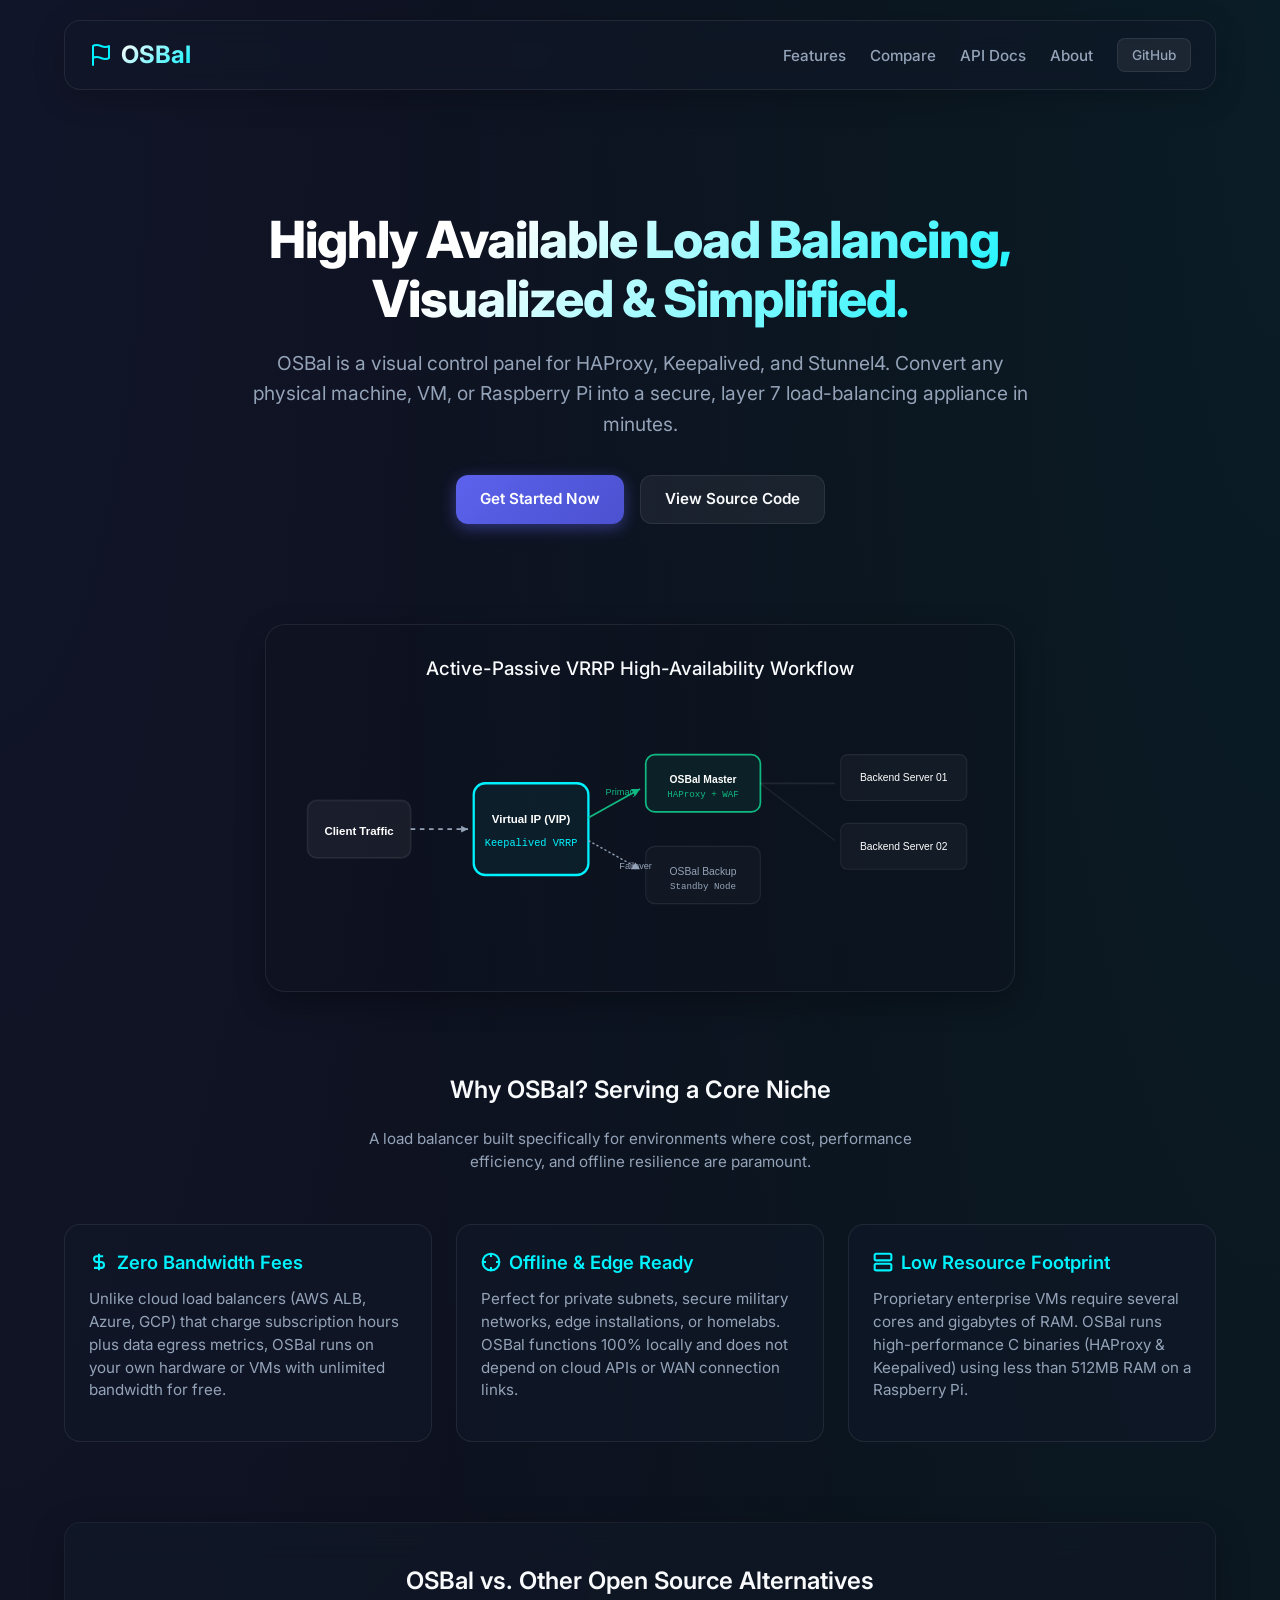
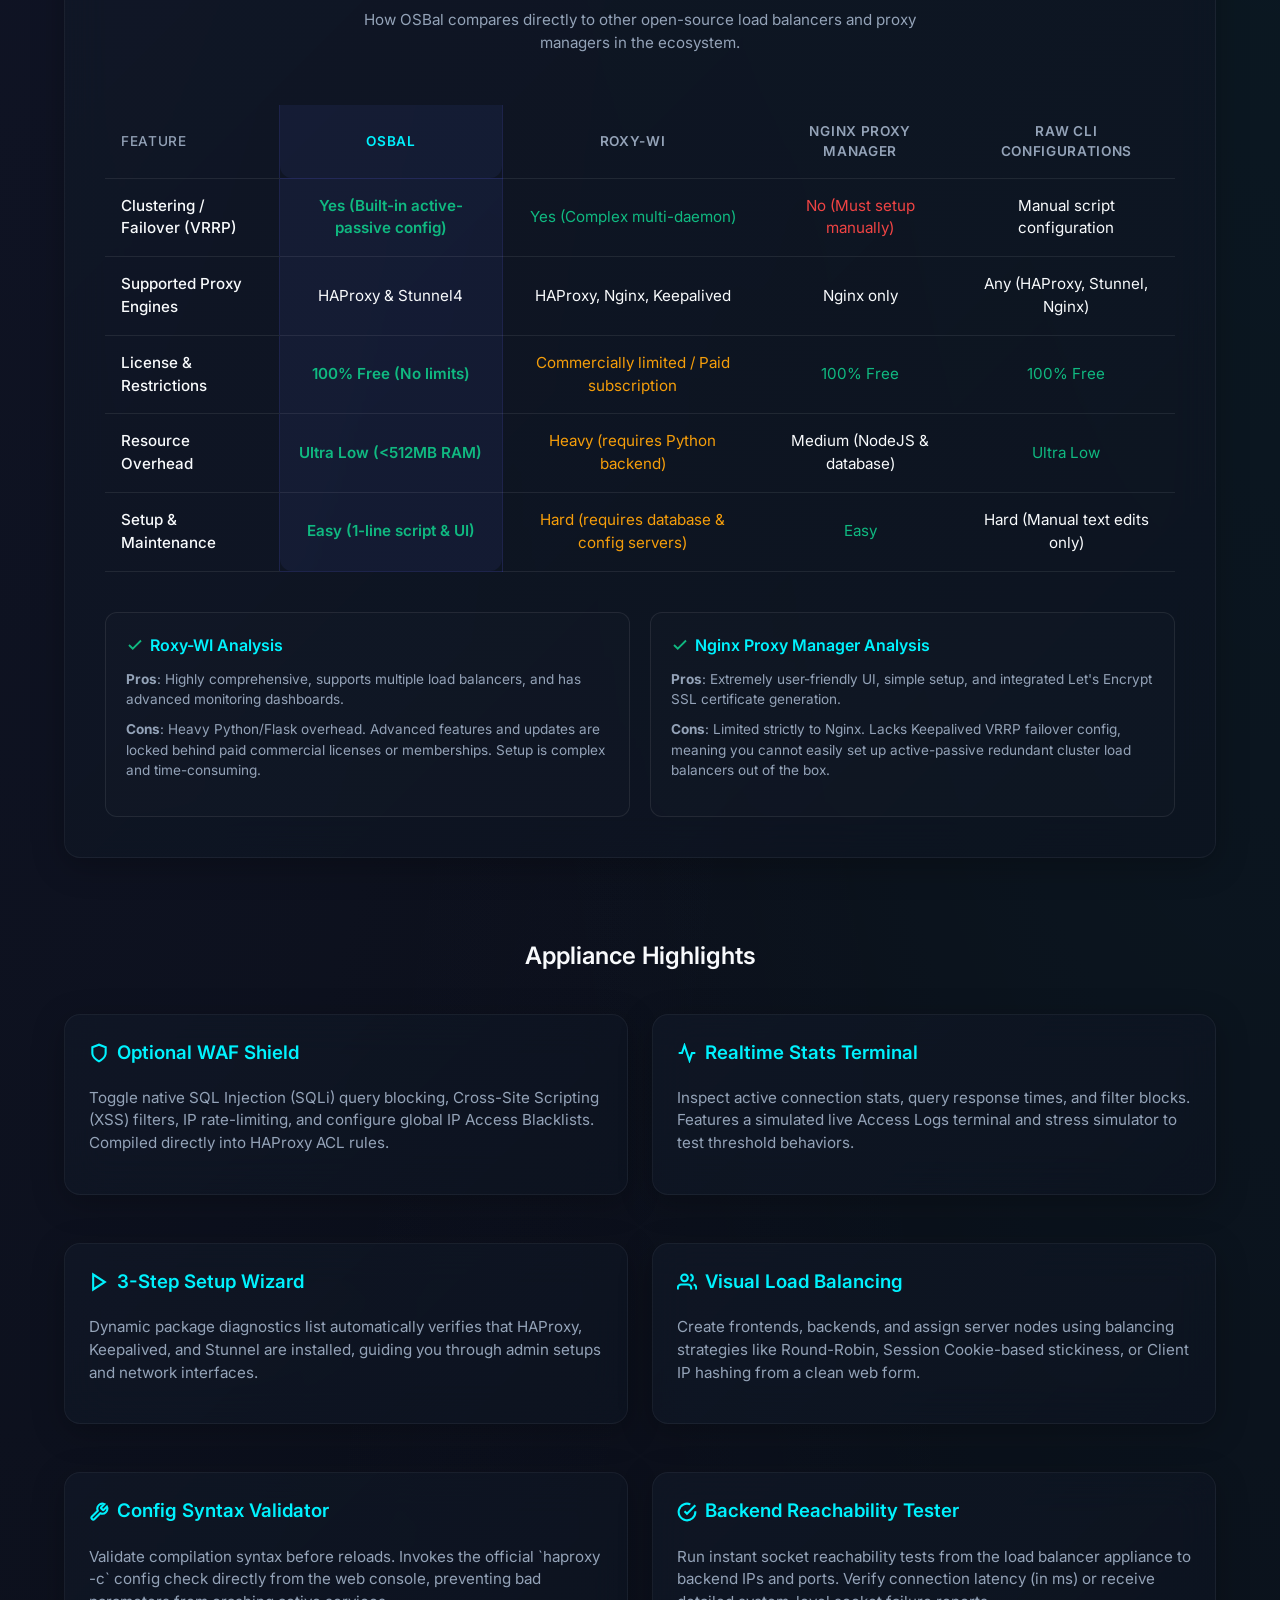
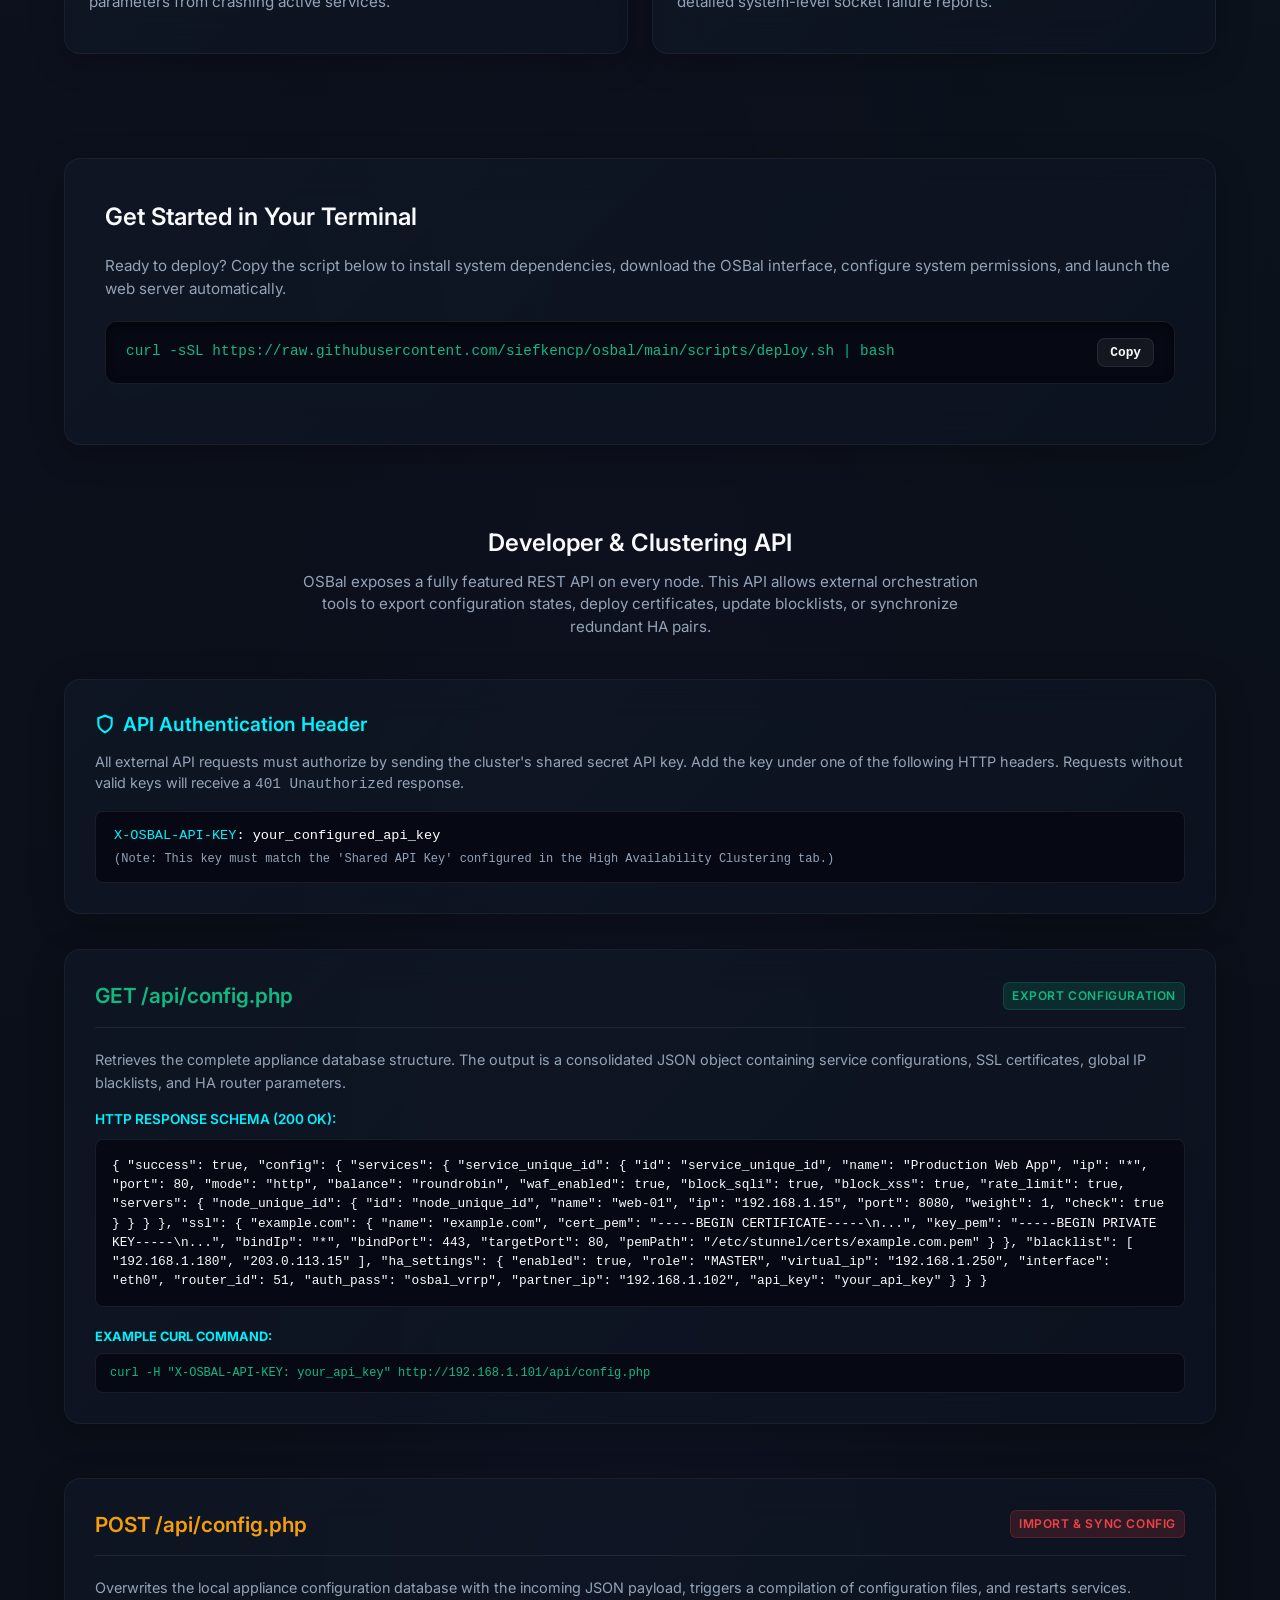
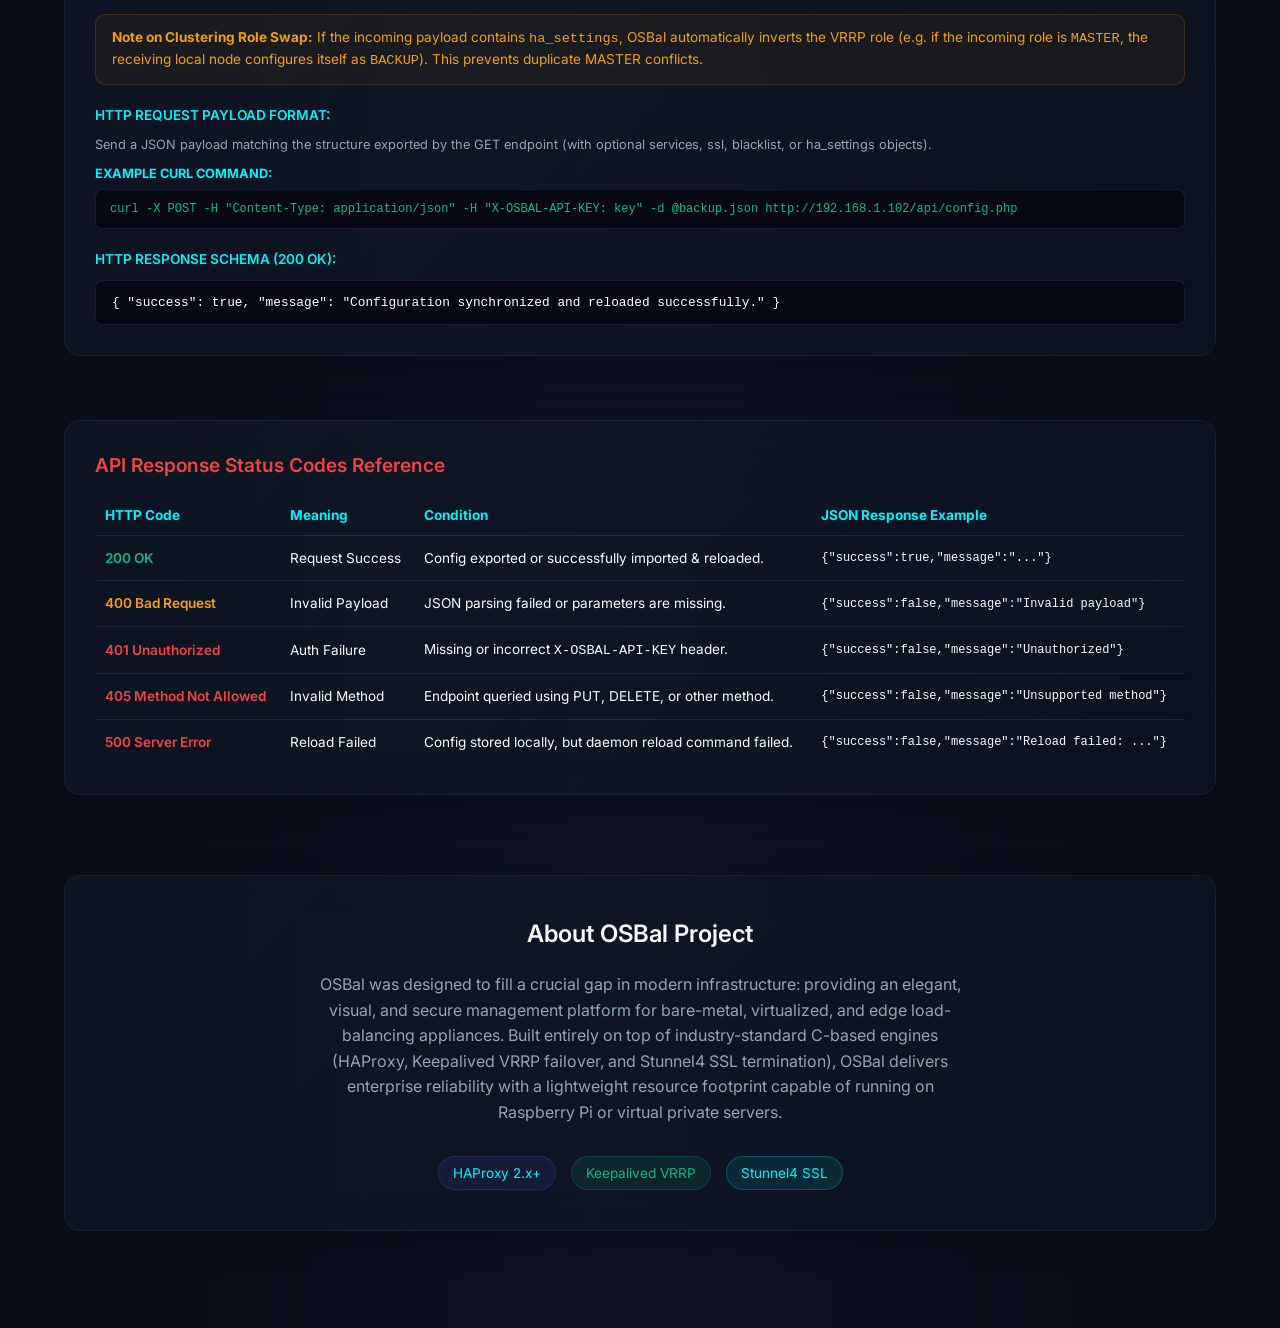
<file: marketing/index.html>
<!DOCTYPE html>
<html lang="en">
<head>
    <meta charset="UTF-8">
    <meta name="viewport" content="width=device-width, initial-scale=1.0">
    <title>OSBal - Open Source Highly Available Loadbalancer Appliance</title>
    <link rel="stylesheet" href="/css/modern.css">
    <style>
        body {
            background-image: 
                radial-gradient(at 0% 0%, rgba(92, 98, 236, 0.08) 0px, transparent 50%),
                radial-gradient(at 100% 0%, rgba(0, 242, 254, 0.06) 0px, transparent 50%),
                radial-gradient(at 50% 100%, rgba(92, 98, 236, 0.05) 0px, transparent 50%);
            padding-bottom: 80px;
        }
        
        .hero {
            text-align: center;
            padding: 80px 0 60px 0;
            max-width: 800px;
            margin: 0 auto;
        }

        .hero h1 {
            font-size: 3.2rem;
            font-weight: 800;
            line-height: 1.15;
            background: linear-gradient(135deg, #ffffff 30%, var(--accent) 100%);
            -webkit-background-clip: text;
            -webkit-text-fill-color: transparent;
            margin-bottom: 20px;
            letter-spacing: -0.02em;
        }

        .hero p {
            font-size: 1.2rem;
            color: var(--text-muted);
            line-height: 1.6;
            margin-bottom: 35px;
        }

        .hero-btns {
            display: flex;
            gap: 16px;
            justify-content: center;
            flex-wrap: wrap;
        }

        /* SVG Diagram styles */
        .diagram-container {
            margin: 40px auto;
            max-width: 750px;
            background: rgba(13, 18, 30, 0.4);
            border: 1px solid var(--border-color);
            border-radius: 20px;
            padding: 30px;
            box-shadow: 0 10px 30px rgba(0,0,0,0.3);
        }

        .diagram-svg {
            width: 100%;
            height: auto;
        }

        /* Niche Section */
        .niche-container {
            display: grid;
            grid-template-columns: 1fr 1fr 1fr;
            gap: 24px;
            margin: 50px 0;
        }

        .niche-card {
            background: var(--bg-card);
            border: 1px solid var(--border-color);
            border-radius: 16px;
            padding: 24px;
            transition: transform 0.2s ease;
        }
        
        .niche-card:hover {
            transform: translateY(-2px);
            border-color: rgba(0, 242, 254, 0.25);
        }

        .niche-card h3 {
            color: var(--accent);
            font-size: 1.15rem;
            margin-bottom: 12px;
            display: flex;
            align-items: center;
            gap: 8px;
        }

        /* Feature Matrix Table */
        .matrix-table {
            width: 100%;
            border-collapse: collapse;
            margin-top: 20px;
            text-align: center;
        }

        .matrix-table th, .matrix-table td {
            padding: 16px;
            border-bottom: 1px solid var(--border-color);
        }

        .matrix-table th {
            color: var(--text-muted);
            font-size: 0.85rem;
            text-transform: uppercase;
            letter-spacing: 0.05em;
            font-weight: 600;
        }

        .matrix-table td {
            font-size: 0.95rem;
        }

        .matrix-table td:first-child, .matrix-table th:first-child {
            text-align: left;
            font-weight: 500;
            max-width: 200px;
        }
        
        .matrix-table .highlight-col {
            background: rgba(92, 98, 236, 0.08);
            border-left: 1px solid rgba(92, 98, 236, 0.2);
            border-right: 1px solid rgba(92, 98, 236, 0.2);
        }
        
        .matrix-table tr:last-child .highlight-col {
            border-bottom: 1px solid rgba(92, 98, 236, 0.2);
            border-bottom-left-radius: 12px;
            border-bottom-right-radius: 12px;
        }

        /* CLI Code Box */
        .code-box {
            background: #060913;
            border: 1px solid var(--border-color);
            border-radius: 12px;
            padding: 16px 20px;
            font-family: monospace;
            color: #10b981;
            font-size: 0.9rem;
            display: flex;
            justify-content: space-between;
            align-items: center;
            margin: 20px 0;
            box-shadow: inset 0 2px 8px rgba(0,0,0,0.5);
        }

        /* Hosting Cards */
        .hosting-grid {
            display: grid;
            grid-template-columns: 1fr 1fr;
            gap: 24px;
            margin-top: 24px;
        }

        @media (max-width: 768px) {
            .niche-container, .hosting-grid {
                grid-template-columns: 1fr;
            }
            .hero h1 {
                font-size: 2.3rem;
            }
        }
    </style>
</head>
<body>
    <div class="container">
        <!-- Header Nav -->
        <nav class="navbar-custom" style="margin-top: 20px;">
            <a class="navbar-brand-custom" href="#">
                <svg width="24" height="24" viewBox="0 0 24 24" fill="none" stroke="currentColor" stroke-width="2" stroke-linecap="round" stroke-linejoin="round" style="color: var(--accent);"><path d="M4 15s1-1 4-1 5 2 8 2 4-1 4-1V3s-1 1-4 1-5-2-8-2-4 1-4 1z"></path><line x1="4" y1="22" x2="4" y2="15"></line></svg>
                OSBal
            </a>
            <ul class="nav-links">
                <li><a href="#features">Features</a></li>
                <li><a href="#compare">Compare</a></li>
                <li><a href="#api">API Docs</a></li>
                <li><a href="#about">About</a></li>
                <li><a href="https://github.com/siefkencp/osbal" target="_blank" class="btn btn-secondary" style="padding: 6px 14px; font-size: 0.85rem; border-radius: 8px;">GitHub</a></li>
            </ul>
        </nav>

        <!-- Hero Section -->
        <header class="hero">
            <h1>Highly Available Load Balancing,<br>Visualized & Simplified.</h1>
            <p>OSBal is a visual control panel for HAProxy, Keepalived, and Stunnel4. Convert any physical machine, VM, or Raspberry Pi into a secure, layer 7 load-balancing appliance in minutes.</p>
            <div class="hero-btns">
                <a href="#install" class="btn btn-primary">Get Started Now</a>
                <a href="https://github.com/siefkencp/osbal" target="_blank" class="btn btn-secondary">View Source Code</a>
            </div>
        </header>

        <!-- Dynamic Architecture Diagram -->
        <section class="diagram-container">
            <h3 style="text-align: center; margin-bottom: 20px; font-weight: 500;">Active-Passive VRRP High-Availability Workflow</h3>
            <svg class="diagram-svg" viewBox="0 0 600 220">
                <!-- User Browser node -->
                <rect x="10" y="85" width="90" height="50" rx="8" fill="rgba(255,255,255,0.05)" stroke="var(--border-color)" stroke-width="1.5"/>
                <text x="55" y="115" fill="#fff" font-size="10" font-family="sans-serif" text-anchor="middle" font-weight="600">Client Traffic</text>
                
                <!-- Client flow line -->
                <line x1="100" y1="110" x2="150" y2="110" stroke="var(--text-muted)" stroke-width="1.5" stroke-dasharray="4"/>
                <polygon points="150,110 144,107 144,113" fill="var(--text-muted)"/>
                
                <!-- VIP node -->
                <rect x="155" y="70" width="100" height="80" rx="10" fill="rgba(0, 242, 254, 0.05)" stroke="var(--accent)" stroke-width="2"/>
                <text x="205" y="105" fill="#fff" font-size="10" font-family="sans-serif" text-anchor="middle" font-weight="600">Virtual IP (VIP)</text>
                <text x="205" y="125" fill="var(--accent)" font-size="9" font-family="monospace" text-anchor="middle">Keepalived VRRP</text>

                <!-- Flow VIP to LB Master -->
                <path d="M255,100 L300,75" stroke="var(--success)" stroke-width="1.5"/>
                <polygon points="300,75 292,75 296,81" fill="var(--success)"/>
                <text x="270" y="80" fill="var(--success)" font-size="8" font-family="sans-serif">Primary</text>

                <!-- Flow VIP to LB Backup -->
                <path d="M255,120 L300,145" stroke="var(--text-muted)" stroke-width="1.2" stroke-dasharray="2"/>
                <polygon points="300,145 296,139 292,145" fill="var(--text-muted)"/>
                <text x="282" y="145" fill="var(--text-muted)" font-size="8" font-family="sans-serif">Failover</text>

                <!-- LB Node Master -->
                <rect x="305" y="45" width="100" height="50" rx="8" fill="rgba(16, 185, 129, 0.08)" stroke="var(--success)" stroke-width="1.5"/>
                <text x="355" y="70" fill="#fff" font-size="9" font-family="sans-serif" text-anchor="middle" font-weight="600">OSBal Master</text>
                <text x="355" y="82" fill="var(--success)" font-size="8" font-family="monospace" text-anchor="middle">HAProxy + WAF</text>

                <!-- LB Node Backup -->
                <rect x="305" y="125" width="100" height="50" rx="8" fill="rgba(255,255,255,0.02)" stroke="var(--border-color)" stroke-width="1"/>
                <text x="355" y="150" fill="var(--text-muted)" font-size="9" font-family="sans-serif" text-anchor="middle">OSBal Backup</text>
                <text x="355" y="162" fill="var(--text-muted)" font-size="8" font-family="monospace" text-anchor="middle">Standby Node</text>

                <!-- Outputs lines to Backend servers -->
                <path d="M405,70 L470,70" stroke="var(--border-color)" stroke-width="1.5"/>
                <path d="M405,70 L470,120" stroke="var(--border-color)" stroke-width="1"/>
                
                <!-- Backend Server Node 1 -->
                <rect x="475" y="45" width="110" height="40" rx="6" fill="rgba(255,255,255,0.03)" stroke="var(--border-color)" stroke-width="1"/>
                <text x="530" y="68" fill="#fff" font-size="9" font-family="sans-serif" text-anchor="middle">Backend Server 01</text>
                
                <!-- Backend Server Node 2 -->
                <rect x="475" y="105" width="110" height="40" rx="6" fill="rgba(255,255,255,0.03)" stroke="var(--border-color)" stroke-width="1"/>
                <text x="530" y="128" fill="#fff" font-size="9" font-family="sans-serif" text-anchor="middle">Backend Server 02</text>
            </svg>
        </section>

        <!-- The Niche Section -->
        <section id="niche" style="margin-top: 80px;">
            <h2 style="text-align: center;">Why OSBal? Serving a Core Niche</h2>
            <p style="text-align: center; max-width: 600px; margin: 0 auto 40px auto;">A load balancer built specifically for environments where cost, performance efficiency, and offline resilience are paramount.</p>
            
            <div class="niche-container">
                <div class="niche-card">
                    <h3>
                        <svg width="20" height="20" viewBox="0 0 24 24" fill="none" stroke="currentColor" stroke-width="2.5"><path d="M12 2v20M17 5H9.5a3.5 3.5 0 0 0 0 7h5a3.5 3.5 0 0 1 0 7H6"></path></svg>
                        Zero Bandwidth Fees
                    </h3>
                    <p>Unlike cloud load balancers (AWS ALB, Azure, GCP) that charge subscription hours plus data egress metrics, OSBal runs on your own hardware or VMs with unlimited bandwidth for free.</p>
                </div>
                <div class="niche-card">
                    <h3>
                        <svg width="20" height="20" viewBox="0 0 24 24" fill="none" stroke="currentColor" stroke-width="2.5"><circle cx="12" cy="12" r="10"></circle><line x1="22" y1="12" x2="18" y2="12"></line><line x1="6" y1="12" x2="2" y2="12"></line><line x1="12" y1="6" x2="12" y2="2"></line><line x1="12" y1="22" x2="12" y2="18"></line></svg>
                        Offline & Edge Ready
                    </h3>
                    <p>Perfect for private subnets, secure military networks, edge installations, or homelabs. OSBal functions 100% locally and does not depend on cloud APIs or WAN connection links.</p>
                </div>
                <div class="niche-card">
                    <h3>
                        <svg width="20" height="20" viewBox="0 0 24 24" fill="none" stroke="currentColor" stroke-width="2.5"><rect x="2" y="2" width="20" height="8" rx="2" ry="2"></rect><rect x="2" y="14" width="20" height="8" rx="2" ry="2"></rect><line x1="6" y1="6" x2="6.01" y2="6"></line><line x1="6" y1="18" x2="6.01" y2="18"></line></svg>
                        Low Resource Footprint
                    </h3>
                    <p>Proprietary enterprise VMs require several cores and gigabytes of RAM. OSBal runs high-performance C binaries (HAProxy & Keepalived) using less than 512MB RAM on a Raspberry Pi.</p>
                </div>
            </div>
        </section>

        <!-- Comparison Matrix Section -->
        <section id="compare" class="card-glass" style="margin-top: 80px; padding: 40px;">
            <h2 style="text-align: center; margin-bottom: 10px;">OSBal vs. Other Open Source Alternatives</h2>
            <p style="text-align: center; max-width: 600px; margin: 0 auto 30px auto;">How OSBal compares directly to other open-source load balancers and proxy managers in the ecosystem.</p>
            
            <div style="overflow-x: auto;">
                <table class="matrix-table">
                    <thead>
                        <tr>
                            <th>Feature</th>
                            <th class="highlight-col" style="color: var(--accent);">OSBal</th>
                            <th>Roxy-WI</th>
                            <th>Nginx Proxy Manager</th>
                            <th>Raw CLI Configurations</th>
                        </tr>
                    </thead>
                    <tbody>
                        <tr>
                            <td>Clustering / Failover (VRRP)</td>
                            <td class="highlight-col" style="color: var(--success); font-weight: 600;">Yes (Built-in active-passive config)</td>
                            <td style="color: var(--success);">Yes (Complex multi-daemon)</td>
                            <td style="color: var(--danger);">No (Must setup manually)</td>
                            <td>Manual script configuration</td>
                        </tr>
                        <tr>
                            <td>Supported Proxy Engines</td>
                            <td class="highlight-col">HAProxy & Stunnel4</td>
                            <td>HAProxy, Nginx, Keepalived</td>
                            <td>Nginx only</td>
                            <td>Any (HAProxy, Stunnel, Nginx)</td>
                        </tr>
                        <tr>
                            <td>License & Restrictions</td>
                            <td class="highlight-col" style="color: var(--success); font-weight: 600;">100% Free (No limits)</td>
                            <td style="color: var(--warning);">Commercially limited / Paid subscription</td>
                            <td style="color: var(--success);">100% Free</td>
                            <td style="color: var(--success);">100% Free</td>
                        </tr>
                        <tr>
                            <td>Resource Overhead</td>
                            <td class="highlight-col" style="color: var(--success); font-weight: 600;">Ultra Low (&lt;512MB RAM)</td>
                            <td style="color: var(--warning);">Heavy (requires Python backend)</td>
                            <td>Medium (NodeJS & database)</td>
                            <td style="color: var(--success);">Ultra Low</td>
                        </tr>
                        <tr>
                            <td>Setup & Maintenance</td>
                            <td class="highlight-col" style="color: var(--success); font-weight: 600;">Easy (1-line script & UI)</td>
                            <td style="color: var(--warning);">Hard (requires database & config servers)</td>
                            <td style="color: var(--success);">Easy</td>
                            <td>Hard (Manual text edits only)</td>
                        </tr>
                    </tbody>
                </table>
            </div>

            <!-- Pros and Cons Grid -->
            <div class="grid-2" style="margin-top: 40px; gap: 20px;">
                <div style="background: rgba(255,255,255,0.01); border: 1px solid var(--border-color); padding: 20px; border-radius: 12px; text-align: left;">
                    <h4 style="color: var(--accent); margin-top: 0; margin-bottom: 12px; display:flex; align-items:center; gap:6px;">
                        <svg width="18" height="18" viewBox="0 0 24 24" fill="none" stroke="var(--success)" stroke-width="2.5"><polyline points="20 6 9 17 4 12"></polyline></svg>
                        Roxy-WI Analysis
                    </h4>
                    <p style="font-size:0.85rem; color:var(--text-muted); line-height:1.5; margin-bottom:10px;">
                        <strong>Pros</strong>: Highly comprehensive, supports multiple load balancers, and has advanced monitoring dashboards.
                    </p>
                    <p style="font-size:0.85rem; color:var(--text-muted); line-height:1.5;">
                        <strong>Cons</strong>: Heavy Python/Flask overhead. Advanced features and updates are locked behind paid commercial licenses or memberships. Setup is complex and time-consuming.
                    </p>
                </div>
                <div style="background: rgba(255,255,255,0.01); border: 1px solid var(--border-color); padding: 20px; border-radius: 12px; text-align: left;">
                    <h4 style="color: var(--accent); margin-top: 0; margin-bottom: 12px; display:flex; align-items:center; gap:6px;">
                        <svg width="18" height="18" viewBox="0 0 24 24" fill="none" stroke="var(--success)" stroke-width="2.5"><polyline points="20 6 9 17 4 12"></polyline></svg>
                        Nginx Proxy Manager Analysis
                    </h4>
                    <p style="font-size:0.85rem; color:var(--text-muted); line-height:1.5; margin-bottom:10px;">
                        <strong>Pros</strong>: Extremely user-friendly UI, simple setup, and integrated Let's Encrypt SSL certificate generation.
                    </p>
                    <p style="font-size:0.85rem; color:var(--text-muted); line-height:1.5;">
                        <strong>Cons</strong>: Limited strictly to Nginx. Lacks Keepalived VRRP failover config, meaning you cannot easily set up active-passive redundant cluster load balancers out of the box.
                    </p>
                </div>
            </div>
        </section>

        <!-- Features Section -->
        <section id="features" style="margin-top: 80px;">
            <h2 style="text-align: center; margin-bottom: 40px;">Appliance Highlights</h2>
            <div class="grid-2">
                <div class="card-glass">
                    <h3 style="color: var(--accent); display:flex; align-items:center; gap:8px;">
                        <svg width="20" height="20" viewBox="0 0 24 24" fill="none" stroke="currentColor" stroke-width="2.5"><path d="M12 22s8-4 8-10V5l-8-3-8 3v7c0 6 8 10 8 10z"></path></svg>
                        Optional WAF Shield
                    </h3>
                    <p>Toggle native SQL Injection (SQLi) query blocking, Cross-Site Scripting (XSS) filters, IP rate-limiting, and configure global IP Access Blacklists. Compiled directly into HAProxy ACL rules.</p>
                </div>
                <div class="card-glass">
                    <h3 style="color: var(--accent); display:flex; align-items:center; gap:8px;">
                        <svg width="20" height="20" viewBox="0 0 24 24" fill="none" stroke="currentColor" stroke-width="2.5"><polyline points="22 12 18 12 15 21 9 3 6 12 2 12"></polyline></svg>
                        Realtime Stats Terminal
                    </h3>
                    <p>Inspect active connection stats, query response times, and filter blocks. Features a simulated live Access Logs terminal and stress simulator to test threshold behaviors.</p>
                </div>
                <div class="card-glass">
                    <h3 style="color: var(--accent); display:flex; align-items:center; gap:8px;">
                        <svg width="20" height="20" viewBox="0 0 24 24" fill="none" stroke="currentColor" stroke-width="2.5"><polygon points="5 3 19 12 5 21 5 3"></polygon></svg>
                        3-Step Setup Wizard
                    </h3>
                    <p>Dynamic package diagnostics list automatically verifies that HAProxy, Keepalived, and Stunnel are installed, guiding you through admin setups and network interfaces.</p>
                </div>
                <div class="card-glass">
                    <h3 style="color: var(--accent); display:flex; align-items:center; gap:8px;">
                        <svg width="20" height="20" viewBox="0 0 24 24" fill="none" stroke="currentColor" stroke-width="2.5"><path d="M17 21v-2a4 4 0 0 0-4-4H5a4 4 0 0 0-4 4v2"></path><circle cx="9" cy="7" r="4"></circle><path d="M23 21v-2a4 4 0 0 0-3-3.87"></path><path d="M16 3.13a4 4 0 0 1 0 7.75"></path></svg>
                        Visual Load Balancing
                    </h3>
                    <p>Create frontends, backends, and assign server nodes using balancing strategies like Round-Robin, Session Cookie-based stickiness, or Client IP hashing from a clean web form.</p>
                </div>
                <div class="card-glass">
                    <h3 style="color: var(--accent); display:flex; align-items:center; gap:8px;">
                        <svg width="20" height="20" viewBox="0 0 24 24" fill="none" stroke="currentColor" stroke-width="2.5"><path d="M14.7 6.3a1 1 0 0 0 0 1.4l1.6 1.6a1 1 0 0 0 1.4 0l3.77-3.77a6 6 0 0 1-7.94 7.94l-6.91 6.91a2.12 2.12 0 0 1-3-3l6.91-6.91a6 6 0 0 1 7.94-7.94l-3.76 3.76z"></path></svg>
                        Config Syntax Validator
                    </h3>
                    <p>Validate compilation syntax before reloads. Invokes the official `haproxy -c` config check directly from the web console, preventing bad parameters from crashing active services.</p>
                </div>
                <div class="card-glass">
                    <h3 style="color: var(--accent); display:flex; align-items:center; gap:8px;">
                        <svg width="20" height="20" viewBox="0 0 24 24" fill="none" stroke="currentColor" stroke-width="2.5"><path d="M22 11.08V12a10 10 0 1 1-5.93-9.14"></path><polyline points="22 4 12 14.01 9 11.01"></polyline></svg>
                        Backend Reachability Tester
                    </h3>
                    <p>Run instant socket reachability tests from the load balancer appliance to backend IPs and ports. Verify connection latency (in ms) or receive detailed system-level socket failure reports.</p>
                </div>
            </div>
        </section>

        <!-- Install Commands Section -->
        <section id="install" class="card-glass" style="margin-top: 80px; padding: 40px;">
            <h2>Get Started in Your Terminal</h2>
            <p>Ready to deploy? Copy the script below to install system dependencies, download the OSBal interface, configure system permissions, and launch the web server automatically.</p>
            
            <div class="code-box">
                <span id="install-cmd">curl -sSL https://raw.githubusercontent.com/siefkencp/osbal/main/scripts/deploy.sh | bash</span>
                <button class="btn btn-secondary" onclick="navigator.clipboard.writeText(document.getElementById('install-cmd').innerText); alert('Copied deployment script!');" style="padding: 6px 12px; font-size: 0.8rem; border-radius: 8px;">Copy</button>
            </div>
        </section>



        <!-- API Documentation Section -->
        <section id="api" style="margin-top: 80px;">
            <h2 style="text-align: center; margin-bottom: 10px;">Developer & Clustering API</h2>
            <p style="text-align: center; max-width: 700px; margin: 0 auto 40px auto;">OSBal exposes a fully featured REST API on every node. This API allows external orchestration tools to export configuration states, deploy certificates, update blocklists, or synchronize redundant HA pairs.</p>
            
            <!-- Auth card -->
            <div class="card-glass" style="padding: 30px; margin-bottom: 35px;">
                <h3 style="color: var(--accent); margin-bottom: 12px; display:flex; align-items:center; gap:8px; font-size:1.2rem;">
                    <svg width="20" height="20" viewBox="0 0 24 24" fill="none" stroke="currentColor" stroke-width="2.5"><path d="M12 22s8-4 8-10V5l-8-3-8 3v7c0 6 8 10 8 10z"></path></svg>
                    API Authentication Header
                </h3>
                <p style="font-size:0.9rem; color:var(--text-muted); line-height:1.5; margin-bottom:15px;">
                    All external API requests must authorize by sending the cluster's shared secret API key. Add the key under one of the following HTTP headers. Requests without valid keys will receive a <code>401 Unauthorized</code> response.
                </p>
                <div style="background: #060913; border: 1px solid var(--border-color); padding: 14px 18px; border-radius: 8px; font-family: monospace; font-size: 0.85rem; color:#fff; display:flex; flex-direction:column; gap:4px;">
                    <div><span style="color:var(--accent);">X-OSBAL-API-KEY</span>: your_configured_api_key</div>
                    <div style="color:var(--text-muted); font-size:0.75rem;">(Note: This key must match the 'Shared API Key' configured in the High Availability Clustering tab.)</div>
                </div>
            </div>

            <!-- Endpoint details -->
            <div style="display:flex; flex-direction:column; gap:30px; margin-bottom: 40px;">
                
                <!-- GET Endpoint Card -->
                <div class="card-glass" style="padding: 30px;">
                    <div style="display:flex; justify-content:space-between; align-items:center; border-bottom: 1px solid var(--border-color); padding-bottom:15px; margin-bottom:20px; flex-wrap:wrap; gap:10px;">
                        <h3 style="margin:0; font-size:1.3rem; color: var(--success);">GET /api/config.php</h3>
                        <span class="badge badge-success">Export Configuration</span>
                    </div>
                    <p style="font-size:0.9rem; color:var(--text-muted); line-height:1.6; margin-bottom:15px;">
                        Retrieves the complete appliance database structure. The output is a consolidated JSON object containing service configurations, SSL certificates, global IP blacklists, and HA router parameters.
                    </p>
                    
                    <h4 style="font-size: 0.85rem; text-transform: uppercase; color: var(--accent); margin-bottom:10px;">HTTP Response Schema (200 OK):</h4>
                    <div style="background: #060913; border: 1px solid var(--border-color); padding: 16px; border-radius: 8px; font-family: monospace; font-size: 0.8rem; color: #f8fafc; overflow-x: auto; margin-bottom: 20px; max-height: 250px; overflow-y: auto;">
{
  "success": true,
  "config": {
    "services": {
      "service_unique_id": {
        "id": "service_unique_id",
        "name": "Production Web App",
        "ip": "*",
        "port": 80,
        "mode": "http",
        "balance": "roundrobin",
        "waf_enabled": true,
        "block_sqli": true,
        "block_xss": true,
        "rate_limit": true,
        "servers": {
          "node_unique_id": {
            "id": "node_unique_id",
            "name": "web-01",
            "ip": "192.168.1.15",
            "port": 8080,
            "weight": 1,
            "check": true
          }
        }
      }
    },
    "ssl": {
      "example.com": {
        "name": "example.com",
        "cert_pem": "-----BEGIN CERTIFICATE-----\n...",
        "key_pem": "-----BEGIN PRIVATE KEY-----\n...",
        "bindIp": "*",
        "bindPort": 443,
        "targetPort": 80,
        "pemPath": "/etc/stunnel/certs/example.com.pem"
      }
    },
    "blacklist": [
      "192.168.1.180",
      "203.0.113.15"
    ],
    "ha_settings": {
      "enabled": true,
      "role": "MASTER",
      "virtual_ip": "192.168.1.250",
      "interface": "eth0",
      "router_id": 51,
      "auth_pass": "osbal_vrrp",
      "partner_ip": "192.168.1.102",
      "api_key": "your_api_key"
    }
  }
}
                    </div>

                    <h5 style="margin-bottom: 6px; font-size: 0.8rem; text-transform: uppercase; color: var(--accent);">Example cURL Command:</h5>
                    <div style="background: #060913; border: 1px solid var(--border-color); padding: 10px 14px; border-radius: 8px; font-family: monospace; font-size: 0.75rem; color: #10b981; overflow-x: auto; white-space: nowrap;">
                        curl -H "X-OSBAL-API-KEY: your_api_key" http://192.168.1.101/api/config.php
                    </div>
                </div>

                <!-- POST Endpoint Card -->
                <div class="card-glass" style="padding: 30px;">
                    <div style="display:flex; justify-content:space-between; align-items:center; border-bottom: 1px solid var(--border-color); padding-bottom:15px; margin-bottom:20px; flex-wrap:wrap; gap:10px;">
                        <h3 style="margin:0; font-size:1.3rem; color: var(--warning);">POST /api/config.php</h3>
                        <span class="badge badge-danger">Import & Sync Config</span>
                    </div>
                    <p style="font-size:0.9rem; color:var(--text-muted); line-height:1.6; margin-bottom:15px;">
                        Overwrites the local appliance configuration database with the incoming JSON payload, triggers a compilation of configuration files, and restarts services.
                    </p>
                    
                    <div style="background: rgba(245, 158, 11, 0.05); border: 1px solid rgba(245, 158, 11, 0.15); padding: 12px 16px; border-radius: 10px; font-size: 0.85rem; color: var(--warning); line-height: 1.5; margin-bottom: 20px;">
                        <strong>Note on Clustering Role Swap:</strong> If the incoming payload contains <code>ha_settings</code>, OSBal automatically inverts the VRRP role (e.g. if the incoming role is <code>MASTER</code>, the receiving local node configures itself as <code>BACKUP</code>). This prevents duplicate MASTER conflicts.
                    </div>

                    <h4 style="font-size: 0.85rem; text-transform: uppercase; color: var(--accent); margin-bottom:10px;">HTTP Request Payload format:</h4>
                    <p style="font-size: 0.8rem; color: var(--text-muted); margin-bottom:10px;">Send a JSON payload matching the structure exported by the GET endpoint (with optional services, ssl, blacklist, or ha_settings objects).</p>

                    <h5 style="margin-bottom: 6px; font-size: 0.8rem; text-transform: uppercase; color: var(--accent);">Example cURL Command:</h5>
                    <div style="background: #060913; border: 1px solid var(--border-color); padding: 10px 14px; border-radius: 8px; font-family: monospace; font-size: 0.75rem; color: #10b981; overflow-x: auto; white-space: nowrap; margin-bottom:20px;">
                        curl -X POST -H "Content-Type: application/json" -H "X-OSBAL-API-KEY: key" -d @backup.json http://192.168.1.102/api/config.php
                    </div>

                    <h4 style="font-size: 0.85rem; text-transform: uppercase; color: var(--accent); margin-bottom:10px;">HTTP Response Schema (200 OK):</h4>
                    <div style="background: #060913; border: 1px solid var(--border-color); padding: 12px 16px; border-radius: 8px; font-family: monospace; font-size: 0.80rem; color: #fff; overflow-x: auto;">
{
  "success": true,
  "message": "Configuration synchronized and reloaded successfully."
}
                    </div>
                </div>
            </div>

            <!-- HTTP Error Status codes -->
            <div class="card-glass" style="padding: 30px;">
                <h3 style="color: var(--danger); margin-bottom: 15px; font-size:1.2rem;">API Response Status Codes Reference</h3>
                <div style="overflow-x: auto;">
                    <table style="width:100%; border-collapse:collapse; text-align:left; font-size:0.85rem;">
                        <thead>
                            <tr style="border-bottom: 1px solid var(--border-color);">
                                <th style="padding:10px; color:var(--accent);">HTTP Code</th>
                                <th style="padding:10px; color:var(--accent);">Meaning</th>
                                <th style="padding:10px; color:var(--accent);">Condition</th>
                                <th style="padding:10px; color:var(--accent);">JSON Response Example</th>
                            </tr>
                        </thead>
                        <tbody>
                            <tr style="border-bottom: 1px solid var(--border-color);">
                                <td style="padding:12px 10px; font-weight:600; color:var(--success);">200 OK</td>
                                <td style="padding:12px 10px;">Request Success</td>
                                <td style="padding:12px 10px;">Config exported or successfully imported & reloaded.</td>
                                <td style="padding:12px 10px; font-family:monospace; font-size:0.75rem;">{"success":true,"message":"..."}</td>
                            </tr>
                            <tr style="border-bottom: 1px solid var(--border-color);">
                                <td style="padding:12px 10px; font-weight:600; color:var(--warning);">400 Bad Request</td>
                                <td style="padding:12px 10px;">Invalid Payload</td>
                                <td style="padding:12px 10px;">JSON parsing failed or parameters are missing.</td>
                                <td style="padding:12px 10px; font-family:monospace; font-size:0.75rem;">{"success":false,"message":"Invalid payload"}</td>
                            </tr>
                            <tr style="border-bottom: 1px solid var(--border-color);">
                                <td style="padding:12px 10px; font-weight:600; color:var(--danger);">401 Unauthorized</td>
                                <td style="padding:12px 10px;">Auth Failure</td>
                                <td style="padding:12px 10px;">Missing or incorrect <code>X-OSBAL-API-KEY</code> header.</td>
                                <td style="padding:12px 10px; font-family:monospace; font-size:0.75rem;">{"success":false,"message":"Unauthorized"}</td>
                            </tr>
                            <tr style="border-bottom: 1px solid var(--border-color);">
                                <td style="padding:12px 10px; font-weight:600; color:var(--danger);">405 Method Not Allowed</td>
                                <td style="padding:12px 10px;">Invalid Method</td>
                                <td style="padding:12px 10px;">Endpoint queried using PUT, DELETE, or other method.</td>
                                <td style="padding:12px 10px; font-family:monospace; font-size:0.75rem;">{"success":false,"message":"Unsupported method"}</td>
                            </tr>
                            <tr>
                                <td style="padding:12px 10px; font-weight:600; color:var(--danger);">500 Server Error</td>
                                <td style="padding:12px 10px;">Reload Failed</td>
                                <td style="padding:12px 10px;">Config stored locally, but daemon reload command failed.</td>
                                <td style="padding:12px 10px; font-family:monospace; font-size:0.75rem;">{"success":false,"message":"Reload failed: ..."}</td>
                            </tr>
                        </tbody>
                    </table>
                </div>
            </div>
        </section>

        <!-- About OSBal Section -->
        <section id="about" class="card-glass" style="margin-top: 80px; padding: 40px; text-align: center;">
            <h2>About OSBal Project</h2>
            <p style="max-width: 650px; margin: 20px auto; color: var(--text-muted); line-height: 1.6; font-size: 1rem;">
                OSBal was designed to fill a crucial gap in modern infrastructure: providing an elegant, visual, and secure management platform for bare-metal, virtualized, and edge load-balancing appliances. Built entirely on top of industry-standard C-based engines (HAProxy, Keepalived VRRP failover, and Stunnel4 SSL termination), OSBal delivers enterprise reliability with a lightweight resource footprint capable of running on Raspberry Pi or virtual private servers.
            </p>
            <div style="display:flex; justify-content:center; gap: 15px; margin-top: 30px;">
                <span style="font-size:0.85rem; padding: 6px 14px; border-radius:30px; background:rgba(92, 98, 236, 0.1); border:1px solid rgba(92, 98, 236, 0.2); color:var(--accent);">HAProxy 2.x+</span>
                <span style="font-size:0.85rem; padding: 6px 14px; border-radius:30px; background:rgba(16, 185, 129, 0.1); border:1px solid rgba(16, 185, 129, 0.2); color:var(--success);">Keepalived VRRP</span>
                <span style="font-size:0.85rem; padding: 6px 14px; border-radius:30px; background:rgba(0, 242, 254, 0.1); border:1px solid rgba(0, 242, 254, 0.2); color:#00f2fe;">Stunnel4 SSL</span>
            </div>
        </section>
    </div>
</body>
</html>
</file>
<file: css/modern.css>
@import url('https://fonts.googleapis.com/css2?family=Inter:wght@300;400;500;600;700&display=swap');

:root {
    --bg-main: #0b0f19;
    --bg-card: rgba(17, 25, 40, 0.55);
    --border-color: rgba(255, 255, 255, 0.08);
    --primary: #5c62ec;
    --primary-hover: #4b51cf;
    --primary-glow: rgba(92, 98, 236, 0.45);
    --accent: #00f2fe;
    --accent-glow: rgba(0, 242, 254, 0.3);
    --text-main: #f8fafc;
    --text-muted: #94a3b8;
    --success: #10b981;
    --danger: #ef4444;
    --warning: #f59e0b;
}

* {
    box-sizing: border-box;
    margin: 0;
    padding: 0;
}

body {
    font-family: 'Inter', -apple-system, BlinkMacSystemFont, "Segoe UI", Roboto, Helvetica, Arial, sans-serif;
    background-color: var(--bg-main);
    background-image: 
        radial-gradient(at 10% 10%, rgba(92, 98, 236, 0.08) 0px, transparent 50%),
        radial-gradient(at 90% 90%, rgba(0, 242, 254, 0.05) 0px, transparent 50%);
    color: var(--text-main);
    min-height: 100vh;
    padding-bottom: 50px;
    line-height: 1.5;
}

.container {
    max-width: 1200px;
    margin: 0 auto;
    padding: 0 24px;
}

/* Header & Navbar */
.navbar-custom {
    position: relative;
    z-index: 1000;
    background: var(--bg-card);
    backdrop-filter: blur(12px);
    -webkit-backdrop-filter: blur(12px);
    border: 1px solid var(--border-color);
    border-radius: 16px;
    padding: 16px 24px;
    margin-bottom: 40px;
    display: flex;
    justify-content: space-between;
    align-items: center;
    box-shadow: 0 8px 32px 0 rgba(0, 0, 0, 0.2);
}

.navbar-brand-custom {
    font-size: 1.5rem;
    font-weight: 700;
    color: var(--text-main);
    text-decoration: none;
    background: linear-gradient(135deg, var(--text-main) 30%, var(--accent) 100%);
    -webkit-background-clip: text;
    -webkit-text-fill-color: transparent;
    display: flex;
    align-items: center;
    gap: 8px;
}

.nav-links {
    display: flex;
    gap: 24px;
    list-style: none;
    align-items: center;
}

.nav-links a {
    color: var(--text-muted);
    text-decoration: none;
    font-size: 0.95rem;
    font-weight: 500;
    transition: color 0.2s ease, transform 0.2s ease;
}

.nav-links a:hover, .nav-links .active a {
    color: var(--text-main);
    text-shadow: 0 0 10px rgba(255, 255, 255, 0.3);
}

/* Dropdown Menu */
.dropdown-custom {
    position: relative;
}

.dropdown-menu-custom {
    display: none;
    position: absolute;
    top: calc(100% + 12px);
    right: 0;
    background: rgba(13, 18, 30, 0.95);
    backdrop-filter: blur(16px);
    -webkit-backdrop-filter: blur(16px);
    border: 1px solid var(--border-color);
    border-radius: 12px;
    min-width: 200px;
    padding: 8px;
    z-index: 100;
    box-shadow: 0 10px 25px rgba(0,0,0,0.4);
}

.dropdown-menu-custom::before {
    content: '';
    position: absolute;
    top: -14px;
    left: 0;
    right: 0;
    height: 14px;
    background: transparent;
}

.dropdown-custom:hover .dropdown-menu-custom,
.dropdown-custom.active .dropdown-menu-custom {
    display: block;
}

.dropdown-menu-custom a {
    display: block;
    padding: 10px 14px;
    font-size: 0.9rem;
    border-radius: 8px;
}

.dropdown-menu-custom a:hover {
    background: rgba(255, 255, 255, 0.05);
    color: var(--accent);
}

/* Glassmorphism Cards */
.card-glass {
    background: linear-gradient(135deg, rgba(17, 25, 40, 0.65) 0%, rgba(13, 20, 33, 0.75) 100%);
    backdrop-filter: blur(20px);
    -webkit-backdrop-filter: blur(20px);
    border: 1px solid rgba(255, 255, 255, 0.05);
    border-radius: 16px;
    padding: 24px;
    box-shadow: 0 8px 32px 0 rgba(0, 0, 0, 0.25);
    margin-bottom: 24px;
    transition: transform 0.4s cubic-bezier(0.16, 1, 0.3, 1), box-shadow 0.4s cubic-bezier(0.16, 1, 0.3, 1), border-color 0.4s ease;
}

.card-glass:hover {
    transform: translateY(-4px) scale(1.005);
    border-color: rgba(255, 255, 255, 0.12);
    box-shadow: 0 16px 40px 0 rgba(0, 0, 0, 0.35);
}

.card-glass.cyan {
    border-top: 3px solid var(--accent);
}
.card-glass.cyan:hover {
    box-shadow: 0 12px 35px 0 rgba(0, 242, 254, 0.1), 0 16px 40px 0 rgba(0, 0, 0, 0.35);
}

.card-glass.emerald {
    border-top: 3px solid var(--success);
}
.card-glass.emerald:hover {
    box-shadow: 0 12px 35px 0 rgba(16, 185, 129, 0.1), 0 16px 40px 0 rgba(0, 0, 0, 0.35);
}

.card-glass.violet {
    border-top: 3px solid #a855f7;
}
.card-glass.violet:hover {
    box-shadow: 0 12px 35px 0 rgba(168, 85, 247, 0.1), 0 16px 40px 0 rgba(0, 0, 0, 0.35);
}

.card-glass.amber {
    border-top: 3px solid var(--warning);
}
.card-glass.amber:hover {
    box-shadow: 0 12px 35px 0 rgba(245, 158, 11, 0.1), 0 16px 40px 0 rgba(0, 0, 0, 0.35);
}

.card-glass.rose {
    border-top: 3px solid var(--danger);
}
.card-glass.rose:hover {
    box-shadow: 0 12px 35px 0 rgba(239, 68, 68, 0.1), 0 16px 40px 0 rgba(0, 0, 0, 0.35);
}

/* Headings */
h1, h2, h3, h4 {
    font-weight: 600;
    color: var(--text-main);
    margin-bottom: 20px;
}

p {
    color: var(--text-muted);
    font-size: 0.95rem;
    margin-bottom: 15px;
}

/* Form Styles */
.form-group {
    margin-bottom: 20px;
}

.form-label {
    display: block;
    color: var(--text-muted);
    font-size: 0.85rem;
    font-weight: 600;
    text-transform: uppercase;
    letter-spacing: 0.05em;
    margin-bottom: 8px;
}

.form-control {
    width: 100%;
    background: rgba(255, 255, 255, 0.04);
    border: 1px solid var(--border-color);
    border-radius: 12px;
    padding: 14px 16px;
    font-family: inherit;
    font-size: 0.95rem;
    color: var(--text-main);
    outline: none;
    transition: border-color 0.2s, box-shadow 0.2s, background-color 0.2s;
}

.form-control:focus {
    border-color: var(--primary);
    box-shadow: 0 0 0 3px var(--primary-glow);
    background: rgba(255, 255, 255, 0.06);
}

.form-control::placeholder {
    color: rgba(255, 255, 255, 0.25);
}

/* Custom Radios and Checkboxes */
.radio-group {
    display: flex;
    flex-direction: column;
    gap: 12px;
    margin-top: 8px;
}

.radio-label {
    display: flex;
    align-items: center;
    gap: 10px;
    cursor: pointer;
    color: var(--text-muted);
    font-size: 0.95rem;
    transition: color 0.2s;
}

.radio-label:hover {
    color: var(--text-main);
}

.radio-label input[type="radio"] {
    appearance: none;
    background-color: rgba(255, 255, 255, 0.05);
    border: 1px solid var(--border-color);
    width: 20px;
    height: 20px;
    border-radius: 50%;
    outline: none;
    display: grid;
    place-content: center;
    transition: border-color 0.2s, background-color 0.2s;
}

.radio-label input[type="radio"]::before {
    content: "";
    width: 10px;
    height: 10px;
    border-radius: 50%;
    transform: scale(0);
    transition: transform 0.15s ease-in-out;
    background-color: var(--accent);
    box-shadow: 0 0 10px var(--accent-glow);
}

.radio-label input[type="radio"]:checked {
    border-color: var(--accent);
    background-color: rgba(0, 242, 254, 0.1);
}

.radio-label input[type="radio"]:checked::before {
    transform: scale(1);
}

/* Buttons */
.btn {
    display: inline-flex;
    align-items: center;
    justify-content: center;
    padding: 12px 24px;
    font-family: inherit;
    font-size: 0.95rem;
    font-weight: 600;
    border-radius: 12px;
    border: none;
    cursor: pointer;
    transition: all 0.2s ease;
    text-decoration: none;
    gap: 8px;
}

.btn-primary {
    background: linear-gradient(135deg, var(--primary) 0%, var(--primary-hover) 100%);
    color: #fff;
    box-shadow: 0 4px 15px var(--primary-glow);
}

.btn-primary:hover {
    transform: translateY(-1px);
    box-shadow: 0 6px 20px var(--primary-glow);
    filter: brightness(1.1);
}

.btn-secondary {
    background: rgba(255, 255, 255, 0.06);
    border: 1px solid var(--border-color);
    color: var(--text-main);
}

.btn-secondary:hover {
    background: rgba(255, 255, 255, 0.1);
}

.btn-danger {
    background: var(--danger);
    color: #fff;
    box-shadow: 0 4px 15px rgba(239, 68, 68, 0.3);
}

.btn-danger:hover {
    transform: translateY(-1px);
    box-shadow: 0 6px 20px rgba(239, 68, 68, 0.4);
}

/* Badge/Labels */
.badge {
    display: inline-block;
    padding: 4px 8px;
    border-radius: 6px;
    font-size: 0.75rem;
    font-weight: 600;
    text-transform: uppercase;
    letter-spacing: 0.05em;
}

.badge-success {
    background: rgba(16, 185, 129, 0.15);
    color: var(--success);
    border: 1px solid rgba(16, 185, 129, 0.2);
}

.badge-danger {
    background: rgba(239, 68, 68, 0.15);
    color: var(--danger);
    border: 1px solid rgba(239, 68, 68, 0.2);
}

/* List Groups */
.list-group {
    display: flex;
    flex-direction: column;
    gap: 12px;
}

.list-item {
    background: rgba(255, 255, 255, 0.02);
    border: 1px solid var(--border-color);
    border-radius: 12px;
    padding: 16px 20px;
    display: flex;
    justify-content: space-between;
    align-items: center;
    transition: background-color 0.2s, border-color 0.2s;
    text-decoration: none;
    color: inherit;
}

.list-item:hover {
    background: rgba(255, 255, 255, 0.04);
    border-color: rgba(255, 255, 255, 0.15);
}

/* Table styles */
.table-custom {
    width: 100%;
    border-collapse: collapse;
    margin-top: 20px;
}

.table-custom th, .table-custom td {
    padding: 14px 16px;
    text-align: left;
    border-bottom: 1px solid var(--border-color);
}

.table-custom th {
    color: var(--text-muted);
    font-size: 0.8rem;
    font-weight: 600;
    text-transform: uppercase;
    letter-spacing: 0.05em;
}

.table-custom td {
    font-size: 0.95rem;
}

/* Layout helpers */
.grid-2 {
    display: grid;
    grid-template-columns: 1fr 1fr;
    gap: 24px;
}

@media (max-width: 768px) {
    .grid-2 {
        grid-template-columns: 1fr;
    }
    .navbar-custom {
        flex-direction: column;
        gap: 16px;
    }
}

/* SVG Chart styling */
.chart-svg {
    width: 100%;
    height: 250px;
}

.chart-grid {
    stroke: rgba(255, 255, 255, 0.05);
    stroke-width: 1px;
}

.chart-line {
    fill: none;
    stroke: var(--accent);
    stroke-width: 3px;
    stroke-linecap: round;
}

.chart-area {
    fill: url(#chart-gradient);
    opacity: 0.35;
}

/* Help Tooltips */
.help-tooltip {
    position: relative;
    display: inline-flex;
    align-items: center;
    justify-content: center;
    cursor: help;
    margin-left: 6px;
    color: var(--text-muted);
    transition: color 0.2s;
    vertical-align: middle;
}

.help-tooltip:hover {
    color: var(--accent);
}

.help-tooltip .tooltip-text {
    visibility: hidden;
    width: 250px;
    background: rgba(11, 15, 25, 0.95);
    backdrop-filter: blur(12px);
    -webkit-backdrop-filter: blur(12px);
    border: 1px solid var(--border-color);
    color: var(--text-main);
    text-align: left;
    border-radius: 8px;
    padding: 10px 12px;
    position: absolute;
    z-index: 1100;
    bottom: 130%;
    left: 50%;
    transform: translateX(-50%);
    box-shadow: 0 10px 25px rgba(0, 0, 0, 0.5);
    font-size: 0.78rem;
    font-weight: 400;
    text-transform: none;
    letter-spacing: normal;
    line-height: 1.4;
    opacity: 0;
    transition: opacity 0.2s, transform 0.2s;
    pointer-events: none;
}

.help-tooltip .tooltip-text::after {
    content: "";
    position: absolute;
    top: 100%;
    left: 50%;
    margin-left: -5px;
    border-width: 5px;
    border-style: solid;
    border-color: rgba(11, 15, 25, 0.95) transparent transparent transparent;
}

.help-tooltip:hover .tooltip-text {
    visibility: visible;
    opacity: 1;
    transform: translateX(-50%) translateY(-2px);
}
</file>
